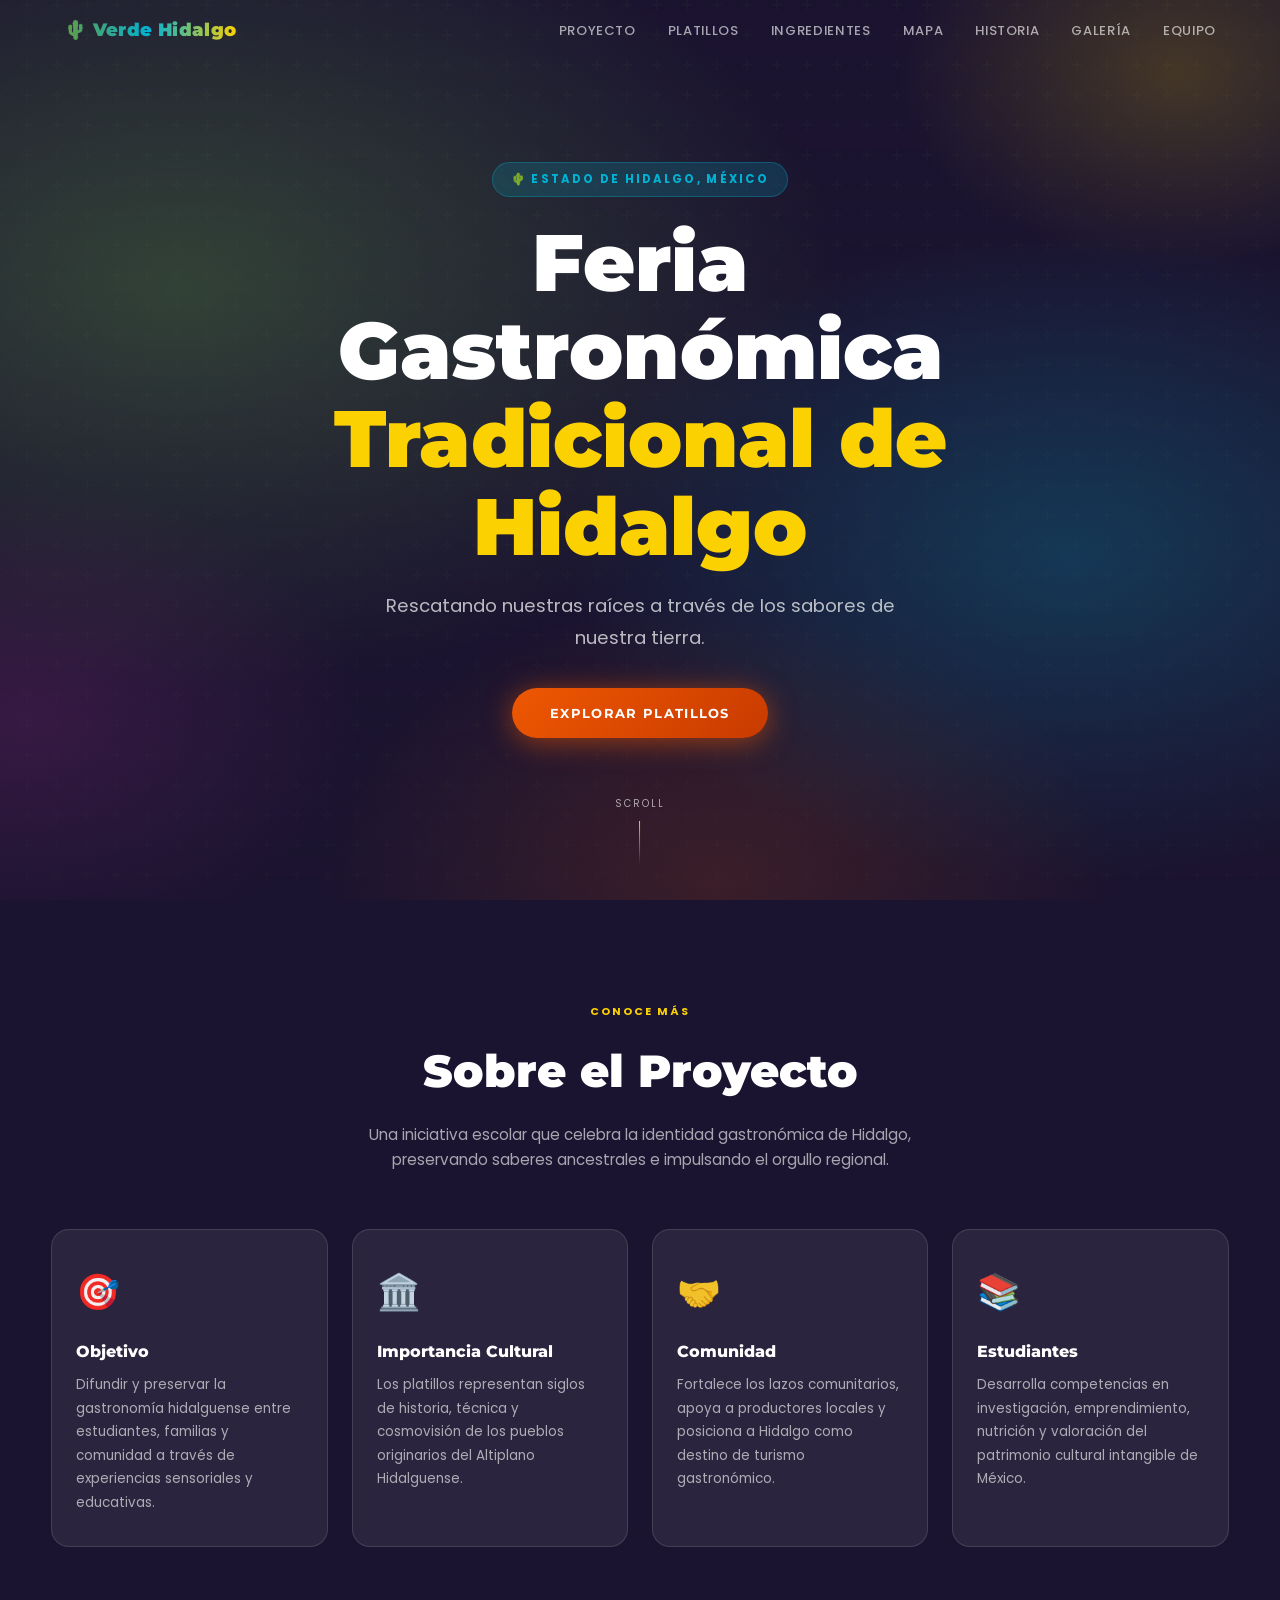
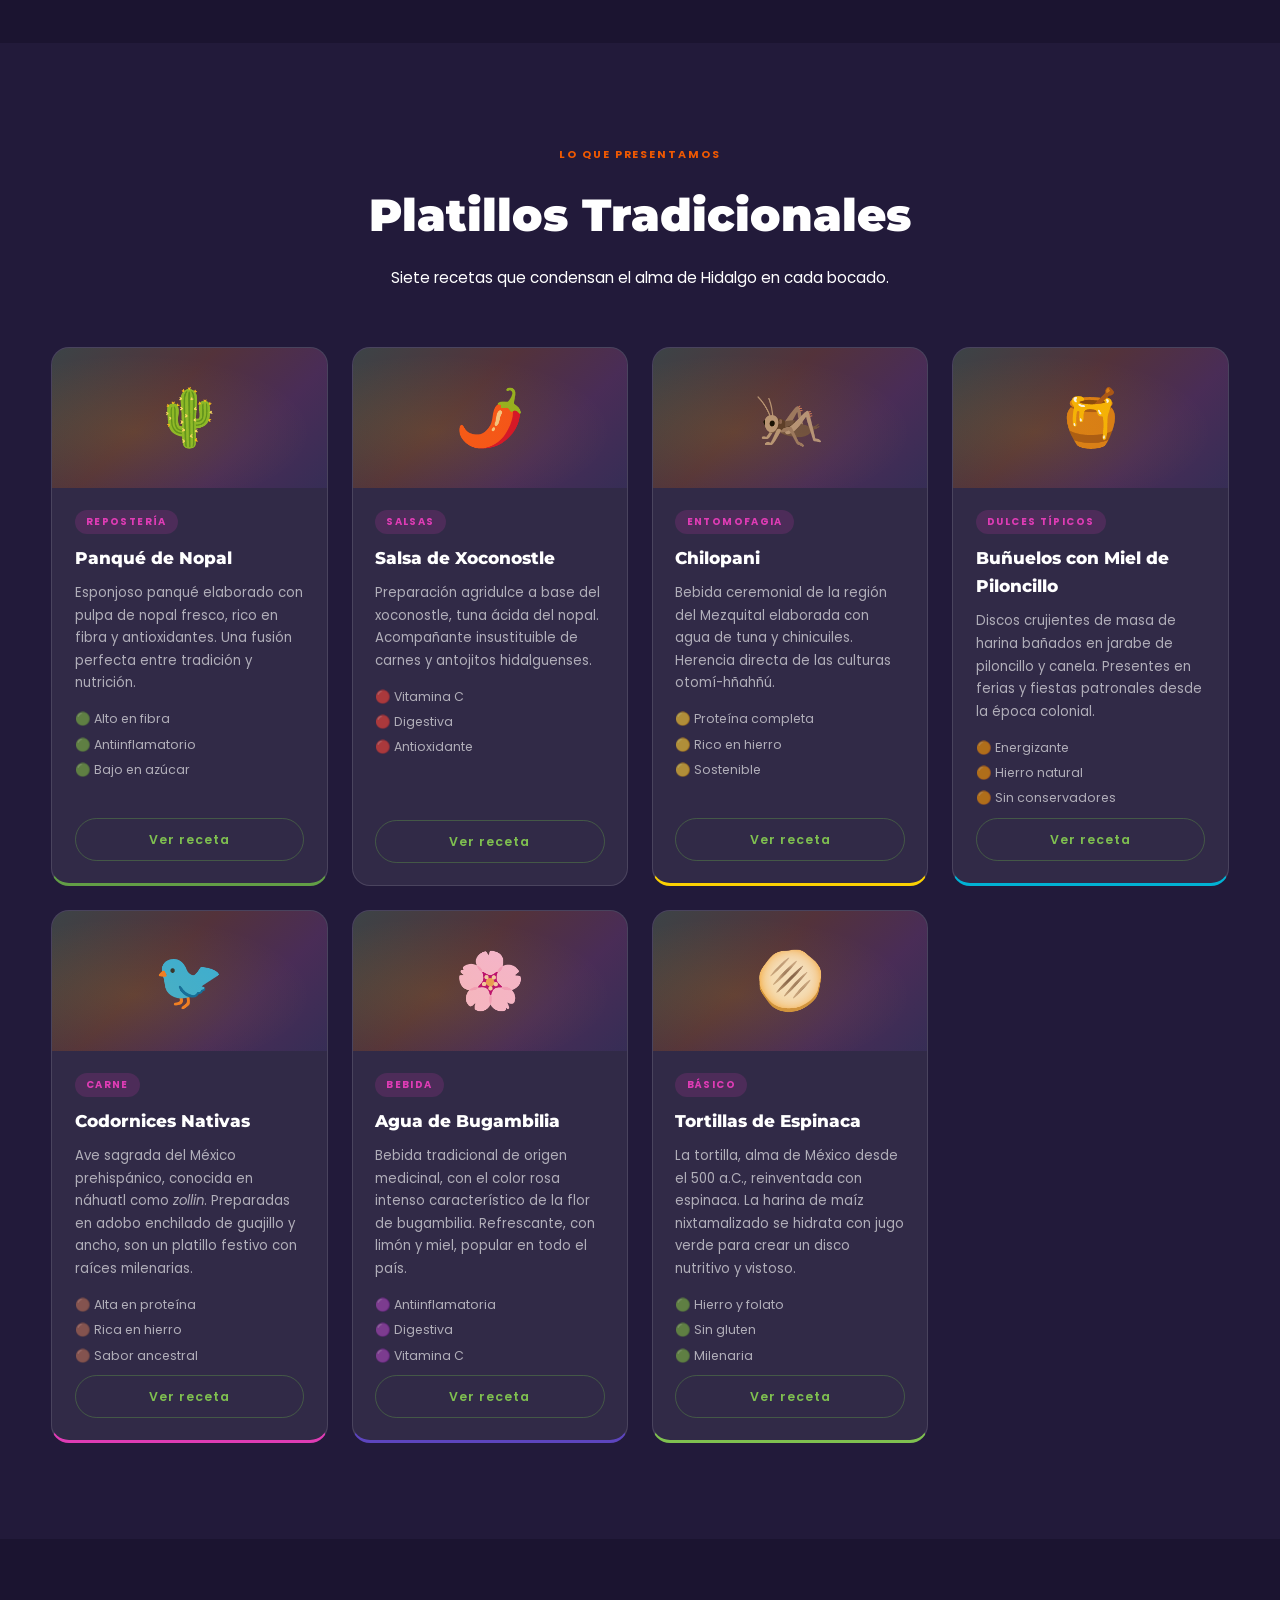
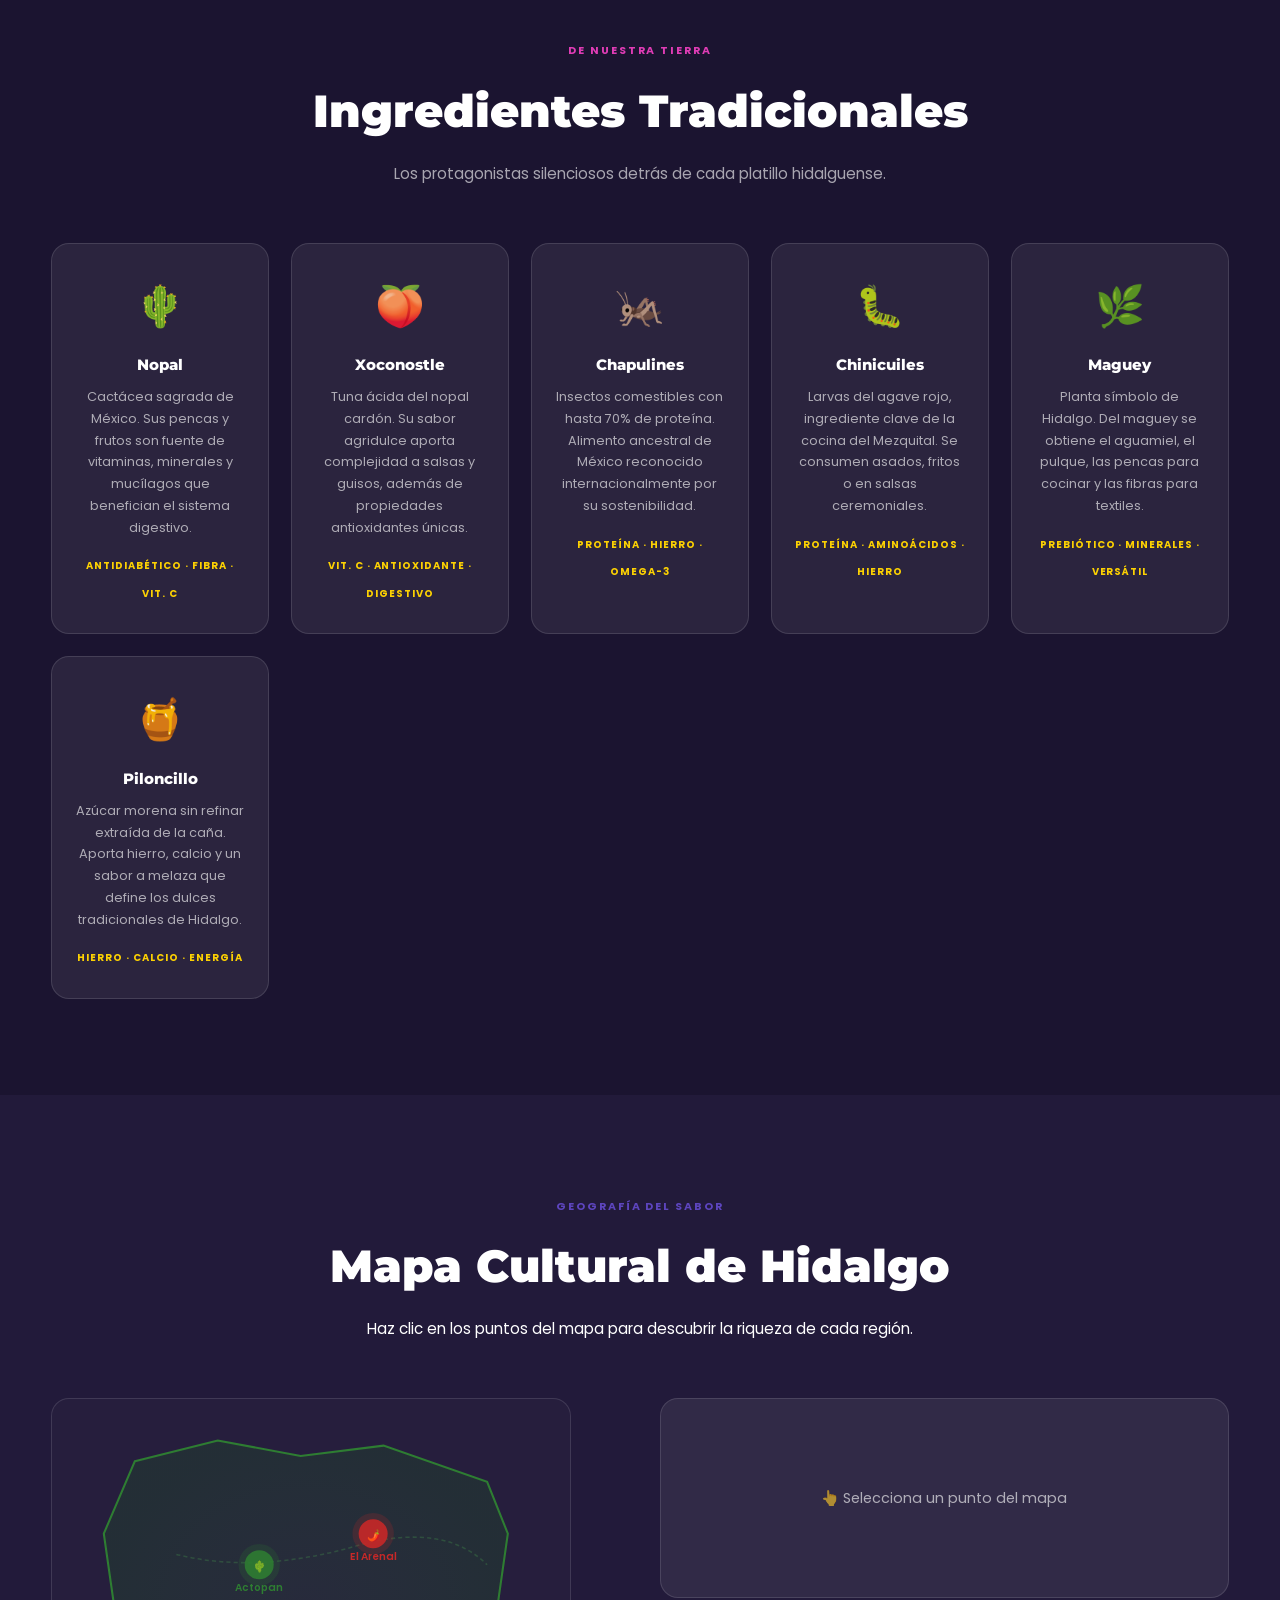
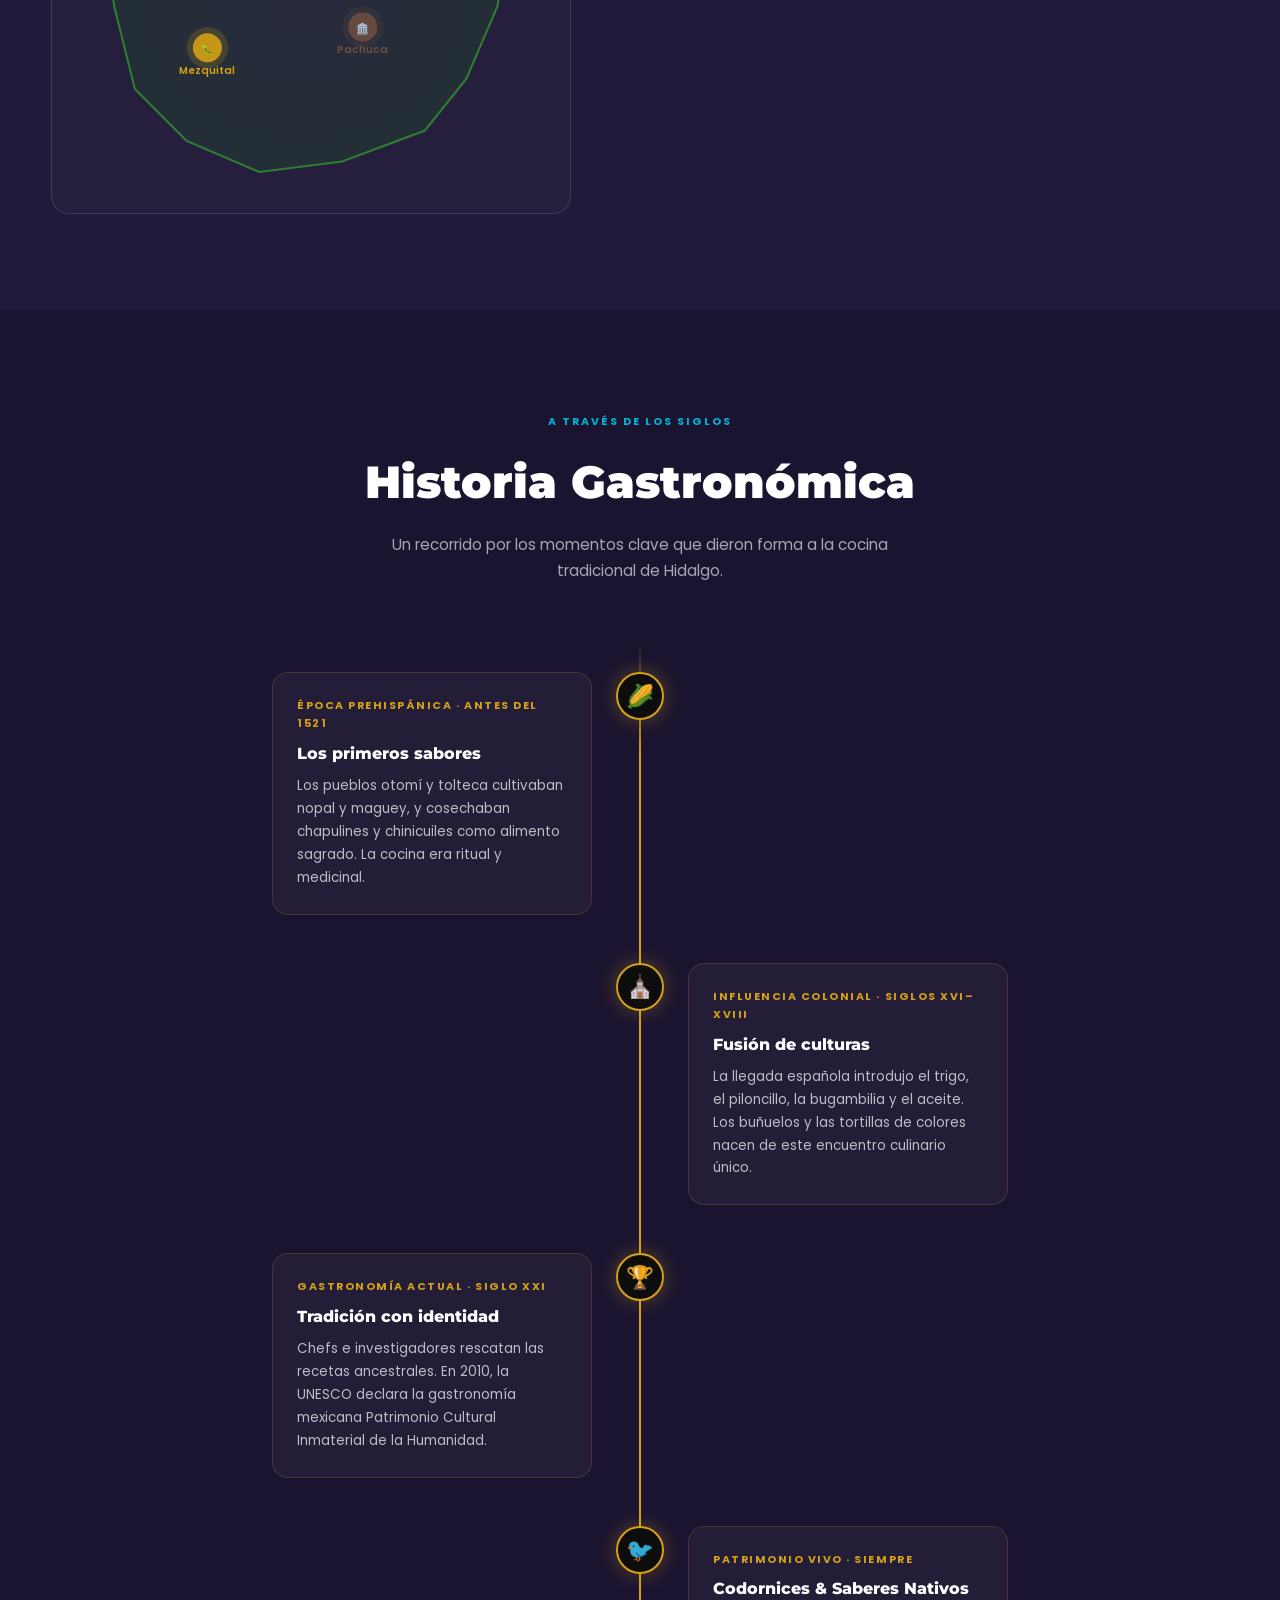
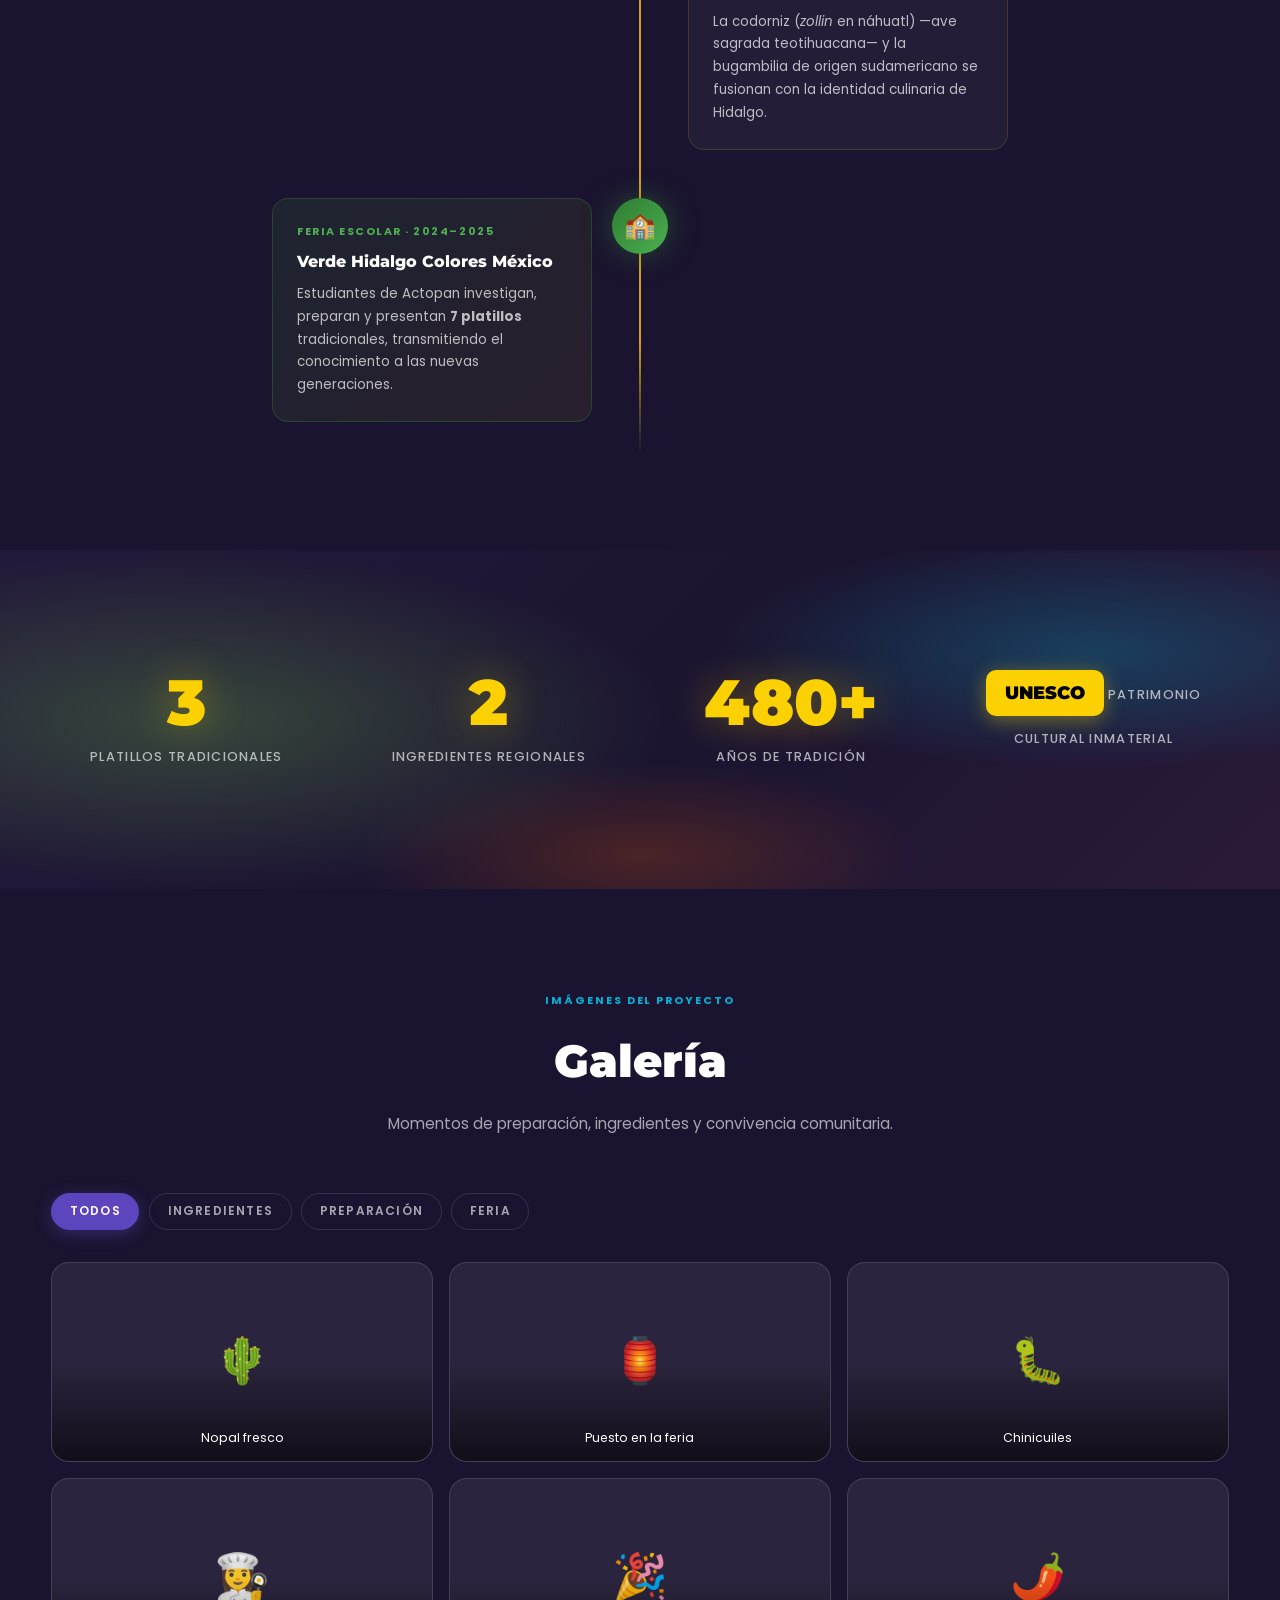
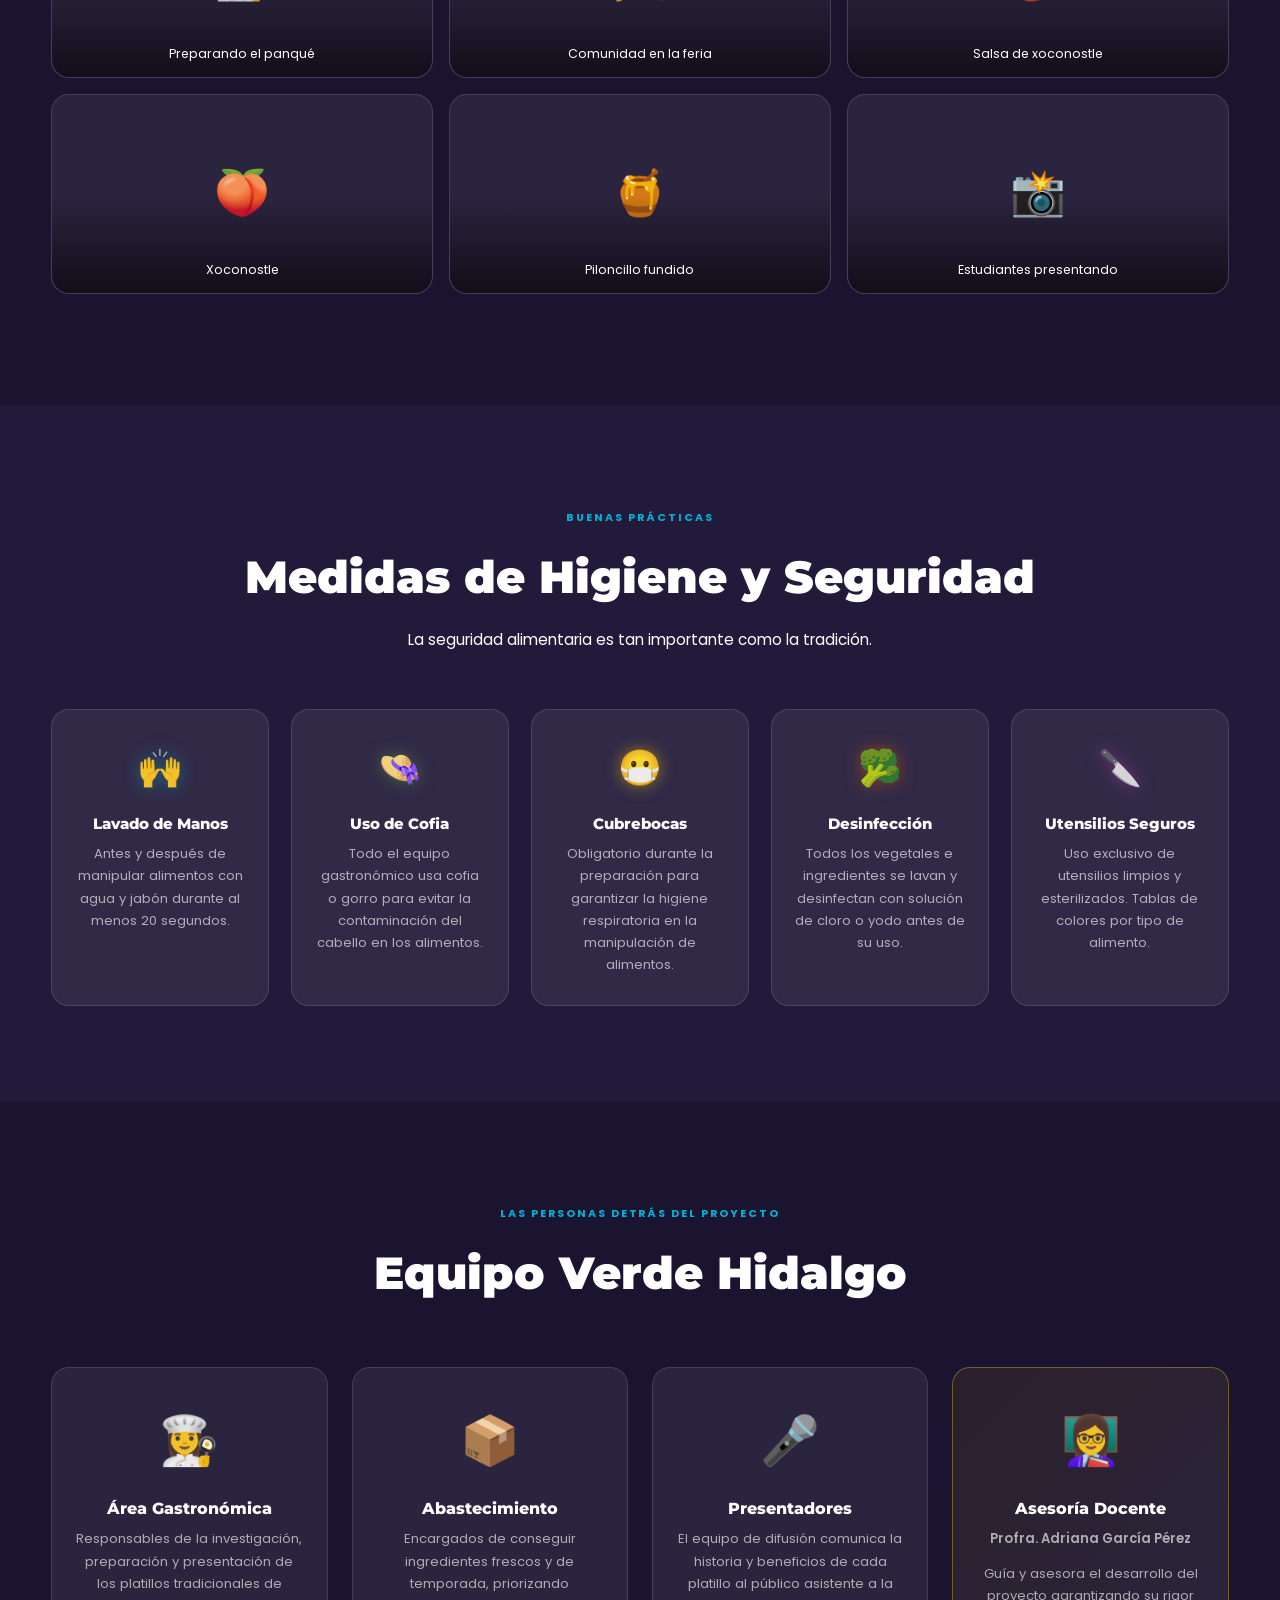
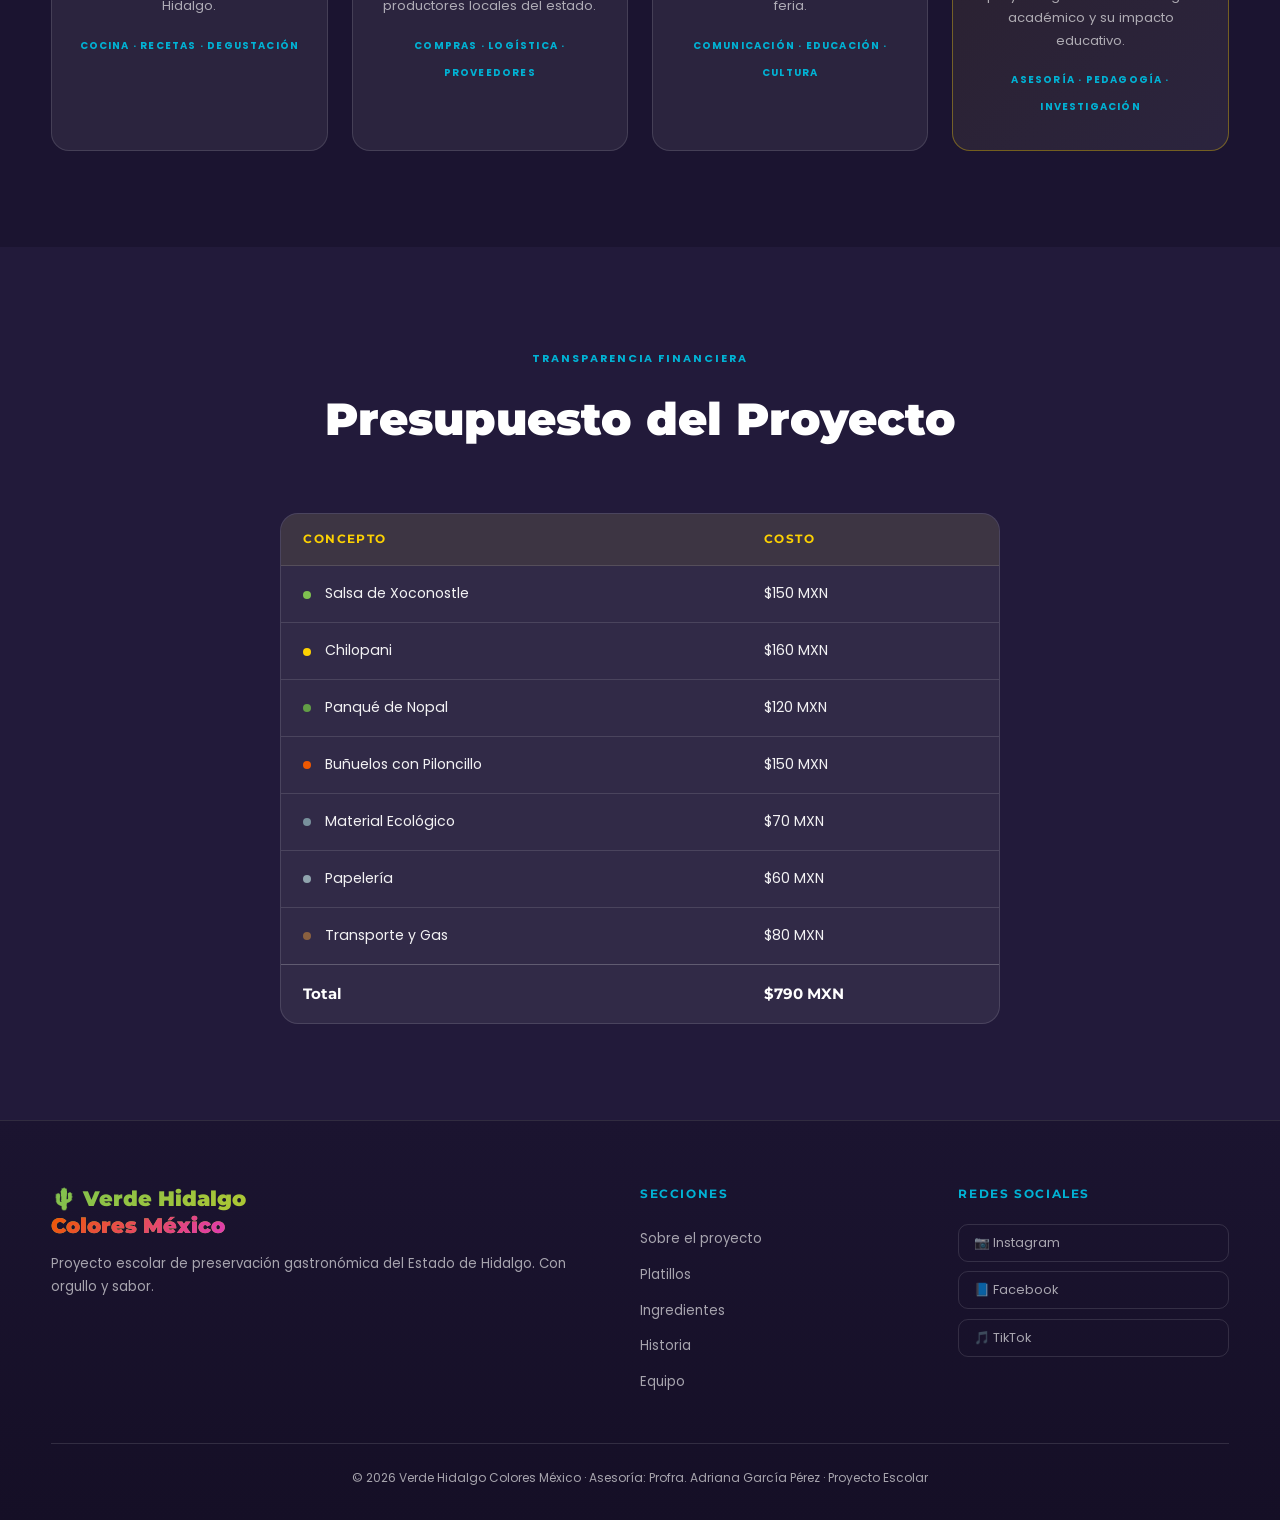
<file: Verde/index (2).html>
<!DOCTYPE html>
<html lang="es">
<head>
  <meta charset="UTF-8" />
  <meta name="viewport" content="width=device-width, initial-scale=1.0" />
  <title>Verde Hidalgo Colores México – Feria Gastronómica</title>
  <link rel="preconnect" href="https://fonts.googleapis.com" />
  <link href="https://fonts.googleapis.com/css2?family=Poppins:wght@300;400;500;600;700;900&family=Montserrat:wght@400;700;900&display=swap" rel="stylesheet" />
  <link rel="stylesheet" href="style.css" />
</head>
<body>

  <!-- ═══════════════════════════════════════════
       NAVIGATION
  ═══════════════════════════════════════════ -->
  <nav class="navbar" id="navbar">
    <div class="nav-brand">🌵 Verde Hidalgo</div>
    <button class="nav-toggle" id="navToggle" aria-label="Menú">
      <span></span><span></span><span></span>
    </button>
    <ul class="nav-links" id="navLinks">
      <li><a href="#sobre">Proyecto</a></li>
      <li><a href="#platillos">Platillos</a></li>
      <li><a href="#ingredientes">Ingredientes</a></li>
      <li><a href="#mapa">Mapa</a></li>
      <li><a href="#timeline">Historia</a></li>
      <li><a href="#galeria">Galería</a></li>
      <li><a href="#equipo">Equipo</a></li>
    </ul>
  </nav>

  <!-- ═══════════════════════════════════════════
       HERO
  ═══════════════════════════════════════════ -->
  <section class="hero" id="hero">
    <div class="hero-parallax" id="heroBg"></div>
    <div class="hero-overlay"></div>
    <div class="hero-content">
      <span class="hero-eyebrow">🌵 Estado de Hidalgo, México</span>
      <h1 class="hero-title">Feria Gastronómica<br/><em>Tradicional de Hidalgo</em></h1>
      <p class="hero-subtitle">Rescatando nuestras raíces a través de los sabores de nuestra tierra.</p>
      <a href="#platillos" class="btn-hero">Explorar Platillos</a>
    </div>
    <div class="hero-scroll-hint">
      <span>Scroll</span>
      <div class="scroll-line"></div>
    </div>
  </section>

  <!-- ═══════════════════════════════════════════
       SOBRE EL PROYECTO
  ═══════════════════════════════════════════ -->
  <section class="section sobre" id="sobre">
    <div class="container">
      <div class="section-header">
        <span class="section-label">Conoce más</span>
        <h2>Sobre el Proyecto</h2>
        <p>Una iniciativa escolar que celebra la identidad gastronómica de Hidalgo, preservando saberes ancestrales e impulsando el orgullo regional.</p>
      </div>
      <div class="cards-grid cards-4">
        <div class="info-card reveal">
          <div class="info-card-icon">🎯</div>
          <h3>Objetivo</h3>
          <p>Difundir y preservar la gastronomía hidalguense entre estudiantes, familias y comunidad a través de experiencias sensoriales y educativas.</p>
        </div>
        <div class="info-card reveal">
          <div class="info-card-icon">🏛️</div>
          <h3>Importancia Cultural</h3>
          <p>Los platillos representan siglos de historia, técnica y cosmovisión de los pueblos originarios del Altiplano Hidalguense.</p>
        </div>
        <div class="info-card reveal">
          <div class="info-card-icon">🤝</div>
          <h3>Comunidad</h3>
          <p>Fortalece los lazos comunitarios, apoya a productores locales y posiciona a Hidalgo como destino de turismo gastronómico.</p>
        </div>
        <div class="info-card reveal">
          <div class="info-card-icon">📚</div>
          <h3>Estudiantes</h3>
          <p>Desarrolla competencias en investigación, emprendimiento, nutrición y valoración del patrimonio cultural intangible de México.</p>
        </div>
      </div>
    </div>
  </section>

  <!-- ═══════════════════════════════════════════
       PLATILLOS
  ═══════════════════════════════════════════ -->
  <section class="section platillos" id="platillos">
    <div class="container">
      <div class="section-header light">
        <span class="section-label">Lo que presentamos</span>
        <h2>Platillos Tradicionales</h2>
        <p>Siete recetas que condensan el alma de Hidalgo en cada bocado.</p>
      </div>
      <div class="cards-grid cards-flex">

        <!-- Panqué de Nopal -->
        <div class="dish-card reveal" data-dish="panque">
          <div class="dish-card-img">
            <div class="dish-emoji">🌵</div>
          </div>
          <div class="dish-card-body">
            <span class="dish-tag">Repostería</span>
            <h3>Panqué de Nopal</h3>
            <p>Esponjoso panqué elaborado con pulpa de nopal fresco, rico en fibra y antioxidantes. Una fusión perfecta entre tradición y nutrición.</p>
            <ul class="dish-benefits">
              <li>🟢 Alto en fibra</li>
              <li>🟢 Antiinflamatorio</li>
              <li>🟢 Bajo en azúcar</li>
            </ul>
            <button class="btn-recipe" data-dish="panque">Ver receta</button>
          </div>
        </div>

        <!-- Salsa de Xoconostle -->
        <div class="dish-card reveal" data-dish="xoconostle">
          <div class="dish-card-img">
            <div class="dish-emoji">🌶️</div>
          </div>
          <div class="dish-card-body">
            <span class="dish-tag">Salsas</span>
            <h3>Salsa de Xoconostle</h3>
            <p>Preparación agridulce a base del xoconostle, tuna ácida del nopal. Acompañante insustituible de carnes y antojitos hidalguenses.</p>
            <ul class="dish-benefits">
              <li>🔴 Vitamina C</li>
              <li>🔴 Digestiva</li>
              <li>🔴 Antioxidante</li>
            </ul>
            <button class="btn-recipe" data-dish="xoconostle">Ver receta</button>
          </div>
        </div>

        <!-- Chilopani -->
        <div class="dish-card reveal" data-dish="chilopani">
          <div class="dish-card-img">
            <div class="dish-emoji">🦗</div>
          </div>
          <div class="dish-card-body">
            <span class="dish-tag">Entomofagia</span>
            <h3>Chilopani</h3>
            <p>Bebida ceremonial de la región del Mezquital elaborada con agua de tuna y chinicuiles. Herencia directa de las culturas otomí-hñahñú.</p>
            <ul class="dish-benefits">
              <li>🟡 Proteína completa</li>
              <li>🟡 Rico en hierro</li>
              <li>🟡 Sostenible</li>
            </ul>
            <button class="btn-recipe" data-dish="chilopani">Ver receta</button>
          </div>
        </div>

        <!-- Buñuelos -->
        <div class="dish-card reveal" data-dish="bunuelos">
          <div class="dish-card-img">
            <div class="dish-emoji">🍯</div>
          </div>
          <div class="dish-card-body">
            <span class="dish-tag">Dulces típicos</span>
            <h3>Buñuelos con Miel de Piloncillo</h3>
            <p>Discos crujientes de masa de harina bañados en jarabe de piloncillo y canela. Presentes en ferias y fiestas patronales desde la época colonial.</p>
            <ul class="dish-benefits">
              <li>🟠 Energizante</li>
              <li>🟠 Hierro natural</li>
              <li>🟠 Sin conservadores</li>
            </ul>
            <button class="btn-recipe" data-dish="bunuelos">Ver receta</button>
          </div>
        </div>

        <!-- Codornices Nativas -->
        <div class="dish-card reveal" data-dish="codornices">
          <div class="dish-card-img">
            <div class="dish-emoji">🐦</div>
          </div>
          <div class="dish-card-body">
            <span class="dish-tag">Carne</span>
            <h3>Codornices Nativas</h3>
            <p>Ave sagrada del México prehispánico, conocida en náhuatl como <em>zollin</em>. Preparadas en adobo enchilado de guajillo y ancho, son un platillo festivo con raíces milenarias.</p>
            <ul class="dish-benefits">
              <li>🟤 Alta en proteína</li>
              <li>🟤 Rica en hierro</li>
              <li>🟤 Sabor ancestral</li>
            </ul>
            <button class="btn-recipe" data-dish="codornices">Ver receta</button>
          </div>
        </div>

        <!-- Agua de Bugambilia -->
        <div class="dish-card reveal" data-dish="bugambilia">
          <div class="dish-card-img">
            <div class="dish-emoji">🌸</div>
          </div>
          <div class="dish-card-body">
            <span class="dish-tag">Bebida</span>
            <h3>Agua de Bugambilia</h3>
            <p>Bebida tradicional de origen medicinal, con el color rosa intenso característico de la flor de bugambilia. Refrescante, con limón y miel, popular en todo el país.</p>
            <ul class="dish-benefits">
              <li>🟣 Antiinflamatoria</li>
              <li>🟣 Digestiva</li>
              <li>🟣 Vitamina C</li>
            </ul>
            <button class="btn-recipe" data-dish="bugambilia">Ver receta</button>
          </div>
        </div>

        <!-- Tortillas de Espinaca -->
        <div class="dish-card reveal" data-dish="tortillas">
          <div class="dish-card-img">
            <div class="dish-emoji">🫓</div>
          </div>
          <div class="dish-card-body">
            <span class="dish-tag">Básico</span>
            <h3>Tortillas de Espinaca</h3>
            <p>La tortilla, alma de México desde el 500 a.C., reinventada con espinaca. La harina de maíz nixtamalizado se hidrata con jugo verde para crear un disco nutritivo y vistoso.</p>
            <ul class="dish-benefits">
              <li>🟢 Hierro y folato</li>
              <li>🟢 Sin gluten</li>
              <li>🟢 Milenaria</li>
            </ul>
            <button class="btn-recipe" data-dish="tortillas">Ver receta</button>
          </div>
        </div>

      </div>
    </div>
  </section>

  <!-- ═══════════════════════════════════════════
       INGREDIENTES
  ═══════════════════════════════════════════ -->
  <section class="section ingredientes" id="ingredientes">
    <div class="container">
      <div class="section-header">
        <span class="section-label">De nuestra tierra</span>
        <h2>Ingredientes Tradicionales</h2>
        <p>Los protagonistas silenciosos detrás de cada platillo hidalguense.</p>
      </div>
      <div class="ingredientes-grid">

        <div class="ing-card reveal">
          <div class="ing-emoji">🌵</div>
          <h4>Nopal</h4>
          <p>Cactácea sagrada de México. Sus pencas y frutos son fuente de vitaminas, minerales y mucílagos que benefician el sistema digestivo.</p>
          <span class="ing-tag">Antidiabético · Fibra · Vit. C</span>
        </div>

        <div class="ing-card reveal">
          <div class="ing-emoji">🍑</div>
          <h4>Xoconostle</h4>
          <p>Tuna ácida del nopal cardón. Su sabor agridulce aporta complejidad a salsas y guisos, además de propiedades antioxidantes únicas.</p>
          <span class="ing-tag">Vit. C · Antioxidante · Digestivo</span>
        </div>

        <div class="ing-card reveal">
          <div class="ing-emoji">🦗</div>
          <h4>Chapulines</h4>
          <p>Insectos comestibles con hasta 70% de proteína. Alimento ancestral de México reconocido internacionalmente por su sostenibilidad.</p>
          <span class="ing-tag">Proteína · Hierro · Omega-3</span>
        </div>

        <div class="ing-card reveal">
          <div class="ing-emoji">🐛</div>
          <h4>Chinicuiles</h4>
          <p>Larvas del agave rojo, ingrediente clave de la cocina del Mezquital. Se consumen asados, fritos o en salsas ceremoniales.</p>
          <span class="ing-tag">Proteína · Aminoácidos · Hierro</span>
        </div>

        <div class="ing-card reveal">
          <div class="ing-emoji">🌿</div>
          <h4>Maguey</h4>
          <p>Planta símbolo de Hidalgo. Del maguey se obtiene el aguamiel, el pulque, las pencas para cocinar y las fibras para textiles.</p>
          <span class="ing-tag">Prebiótico · Minerales · Versátil</span>
        </div>

        <div class="ing-card reveal">
          <div class="ing-emoji">🍯</div>
          <h4>Piloncillo</h4>
          <p>Azúcar morena sin refinar extraída de la caña. Aporta hierro, calcio y un sabor a melaza que define los dulces tradicionales de Hidalgo.</p>
          <span class="ing-tag">Hierro · Calcio · Energía</span>
        </div>

      </div>
    </div>
  </section>

  <!-- ═══════════════════════════════════════════
       MAPA CULTURAL
  ═══════════════════════════════════════════ -->
  <section class="section mapa-section" id="mapa">
    <div class="container">
      <div class="section-header light">
        <span class="section-label">Geografía del sabor</span>
        <h2>Mapa Cultural de Hidalgo</h2>
        <p>Haz clic en los puntos del mapa para descubrir la riqueza de cada región.</p>
      </div>
      <div class="mapa-wrapper">
        <svg class="mapa-svg" viewBox="0 0 500 400" xmlns="http://www.w3.org/2000/svg" aria-label="Mapa cultural de Hidalgo">
          <!-- Silueta simplificada de Hidalgo -->
          <defs>
            <radialGradient id="mapGrad" cx="50%" cy="50%">
              <stop offset="0%" stop-color="#2E7D3220"/>
              <stop offset="100%" stop-color="#1B5E2040"/>
            </radialGradient>
          </defs>
          <path class="mapa-state" d="M80,60 L160,40 L240,55 L320,45 L420,80 L440,130 L430,200 L400,270 L360,320 L280,350 L200,360 L130,330 L80,280 L60,200 L50,130 Z" fill="url(#mapGrad)" stroke="#2E7D32" stroke-width="2"/>
          <!-- Ríos decorativos -->
          <path d="M120,150 Q200,170 300,140 Q380,120 420,160" fill="none" stroke="#4CAF5040" stroke-width="1.5" stroke-dasharray="4,3"/>

          <!-- Punto: Actopan -->
          <g class="mapa-punto" data-info="actopan" tabindex="0" role="button" aria-label="Actopan">
            <circle cx="200" cy="160" r="14" fill="#2E7D32" opacity="0.9"/>
            <circle cx="200" cy="160" r="20" fill="#2E7D3230" class="pulse-ring"/>
            <text x="200" y="165" text-anchor="middle" fill="white" font-size="10" font-family="Poppins">🌵</text>
            <text x="200" y="185" text-anchor="middle" fill="#2E7D32" font-size="10" font-family="Poppins" font-weight="600">Actopan</text>
          </g>

          <!-- Punto: El Arenal -->
          <g class="mapa-punto" data-info="arenal" tabindex="0" role="button" aria-label="El Arenal">
            <circle cx="310" cy="130" r="14" fill="#C62828" opacity="0.9"/>
            <circle cx="310" cy="130" r="20" fill="#C6282830" class="pulse-ring"/>
            <text x="310" y="135" text-anchor="middle" fill="white" font-size="10" font-family="Poppins">🌶️</text>
            <text x="310" y="155" text-anchor="middle" fill="#C62828" font-size="10" font-family="Poppins" font-weight="600">El Arenal</text>
          </g>

          <!-- Punto: Mezquital -->
          <g class="mapa-punto" data-info="mezquital" tabindex="0" role="button" aria-label="Valle del Mezquital">
            <circle cx="150" cy="240" r="14" fill="#D4A017" opacity="0.9"/>
            <circle cx="150" cy="240" r="20" fill="#D4A01730" class="pulse-ring"/>
            <text x="150" y="245" text-anchor="middle" fill="white" font-size="10" font-family="Poppins">🐛</text>
            <text x="150" y="265" text-anchor="middle" fill="#D4A017" font-size="10" font-family="Poppins" font-weight="600">Mezquital</text>
          </g>

          <!-- Punto: Pachuca -->
          <g class="mapa-punto" data-info="pachuca" tabindex="0" role="button" aria-label="Pachuca">
            <circle cx="300" cy="220" r="14" fill="#6D4C41" opacity="0.9"/>
            <circle cx="300" cy="220" r="20" fill="#6D4C4130" class="pulse-ring"/>
            <text x="300" y="225" text-anchor="middle" fill="white" font-size="10" font-family="Poppins">🏛️</text>
            <text x="300" y="245" text-anchor="middle" fill="#6D4C41" font-size="10" font-family="Poppins" font-weight="600">Pachuca</text>
          </g>
        </svg>
        <div class="mapa-info-panel" id="mapaInfoPanel">
          <p class="mapa-info-default">👆 Selecciona un punto del mapa</p>
        </div>
      </div>
    </div>
  </section>

  <!-- ═══════════════════════════════════════════
       LÍNEA DEL TIEMPO
  ═══════════════════════════════════════════ -->
  <section class="section timeline-section" id="timeline">
    <div class="container">
      <div class="section-header">
        <span class="section-label">A través de los siglos</span>
        <h2>Historia Gastronómica</h2>
        <p>Un recorrido por los momentos clave que dieron forma a la cocina tradicional de Hidalgo.</p>
      </div>

      <!-- TIMELINE — estructura robusta, sin dependencia del CSS externo -->
      <div style="position:relative; max-width:860px; margin:0 auto; padding:2rem 0;">

        <!-- Línea central vertical -->
        <div style="position:absolute; left:50%; top:0; bottom:0; width:2px;
                    background:linear-gradient(to bottom,transparent,#D4A017 8%,#D4A017 92%,transparent);
                    transform:translateX(-50%); pointer-events:none;"></div>

        <!-- Item 1 — IZQUIERDA -->
        <div class="reveal" style="display:flex; align-items:flex-start; margin-bottom:3rem; position:relative;">
          <!-- Contenido izquierdo -->
          <div style="flex:1; padding-right:3rem; text-align:right;">
            <div style="background:rgba(255,255,255,0.04); border:1px solid rgba(212,160,23,0.2);
                        border-radius:16px; padding:1.5rem; display:inline-block; max-width:320px; text-align:left;">
              <span style="display:block; font-size:0.68rem; font-weight:700; letter-spacing:.14em;
                           text-transform:uppercase; color:#D4A017; margin-bottom:.4rem;">
                Época Prehispánica · Antes del 1521
              </span>
              <h4 style="font-family:'Montserrat',sans-serif; font-size:1rem; font-weight:800;
                         color:#fff; margin:0 0 .5rem;">Los primeros sabores</h4>
              <p style="font-size:.84rem; color:rgba(255,255,255,.7); line-height:1.7; margin:0;">
                Los pueblos otomí y tolteca cultivaban nopal y maguey, y cosechaban chapulines
                y chinicuiles como alimento sagrado. La cocina era ritual y medicinal.
              </p>
            </div>
          </div>
          <!-- Dot central -->
          <div style="position:absolute; left:50%; transform:translateX(-50%);
                      width:48px; height:48px; border-radius:50%;
                      background:#0D0D0D; border:2.5px solid #D4A017;
                      display:flex; align-items:center; justify-content:center;
                      font-size:1.4rem; box-shadow:0 0 20px rgba(212,160,23,.35); z-index:2;">🌽</div>
          <!-- Espacio derecho vacío -->
          <div style="flex:1; padding-left:3rem;"></div>
        </div>

        <!-- Item 2 — DERECHA -->
        <div class="reveal" style="display:flex; align-items:flex-start; margin-bottom:3rem; position:relative;">
          <!-- Espacio izquierdo vacío -->
          <div style="flex:1; padding-right:3rem;"></div>
          <!-- Dot central -->
          <div style="position:absolute; left:50%; transform:translateX(-50%);
                      width:48px; height:48px; border-radius:50%;
                      background:#0D0D0D; border:2.5px solid #D4A017;
                      display:flex; align-items:center; justify-content:center;
                      font-size:1.4rem; box-shadow:0 0 20px rgba(212,160,23,.35); z-index:2;">⛪</div>
          <!-- Contenido derecho -->
          <div style="flex:1; padding-left:3rem;">
            <div style="background:rgba(255,255,255,0.04); border:1px solid rgba(212,160,23,0.2);
                        border-radius:16px; padding:1.5rem; display:inline-block; max-width:320px;">
              <span style="display:block; font-size:0.68rem; font-weight:700; letter-spacing:.14em;
                           text-transform:uppercase; color:#D4A017; margin-bottom:.4rem;">
                Influencia Colonial · Siglos XVI–XVIII
              </span>
              <h4 style="font-family:'Montserrat',sans-serif; font-size:1rem; font-weight:800;
                         color:#fff; margin:0 0 .5rem;">Fusión de culturas</h4>
              <p style="font-size:.84rem; color:rgba(255,255,255,.7); line-height:1.7; margin:0;">
                La llegada española introdujo el trigo, el piloncillo, la bugambilia y el aceite.
                Los buñuelos y las tortillas de colores nacen de este encuentro culinario único.
              </p>
            </div>
          </div>
        </div>

        <!-- Item 3 — IZQUIERDA -->
        <div class="reveal" style="display:flex; align-items:flex-start; margin-bottom:3rem; position:relative;">
          <div style="flex:1; padding-right:3rem; text-align:right;">
            <div style="background:rgba(255,255,255,0.04); border:1px solid rgba(212,160,23,0.2);
                        border-radius:16px; padding:1.5rem; display:inline-block; max-width:320px; text-align:left;">
              <span style="display:block; font-size:0.68rem; font-weight:700; letter-spacing:.14em;
                           text-transform:uppercase; color:#D4A017; margin-bottom:.4rem;">
                Gastronomía Actual · Siglo XXI
              </span>
              <h4 style="font-family:'Montserrat',sans-serif; font-size:1rem; font-weight:800;
                         color:#fff; margin:0 0 .5rem;">Tradición con identidad</h4>
              <p style="font-size:.84rem; color:rgba(255,255,255,.7); line-height:1.7; margin:0;">
                Chefs e investigadores rescatan las recetas ancestrales. En 2010, la UNESCO declara
                la gastronomía mexicana Patrimonio Cultural Inmaterial de la Humanidad.
              </p>
            </div>
          </div>
          <div style="position:absolute; left:50%; transform:translateX(-50%);
                      width:48px; height:48px; border-radius:50%;
                      background:#0D0D0D; border:2.5px solid #D4A017;
                      display:flex; align-items:center; justify-content:center;
                      font-size:1.4rem; box-shadow:0 0 20px rgba(212,160,23,.35); z-index:2;">🏆</div>
          <div style="flex:1; padding-left:3rem;"></div>
        </div>

        <!-- Item 4 — DERECHA -->
        <div class="reveal" style="display:flex; align-items:flex-start; margin-bottom:3rem; position:relative;">
          <div style="flex:1; padding-right:3rem;"></div>
          <div style="position:absolute; left:50%; transform:translateX(-50%);
                      width:48px; height:48px; border-radius:50%;
                      background:#0D0D0D; border:2.5px solid #D4A017;
                      display:flex; align-items:center; justify-content:center;
                      font-size:1.4rem; box-shadow:0 0 20px rgba(212,160,23,.35); z-index:2;">🐦</div>
          <div style="flex:1; padding-left:3rem;">
            <div style="background:rgba(255,255,255,0.04); border:1px solid rgba(212,160,23,0.2);
                        border-radius:16px; padding:1.5rem; display:inline-block; max-width:320px;">
              <span style="display:block; font-size:0.68rem; font-weight:700; letter-spacing:.14em;
                           text-transform:uppercase; color:#D4A017; margin-bottom:.4rem;">
                Patrimonio Vivo · Siempre
              </span>
              <h4 style="font-family:'Montserrat',sans-serif; font-size:1rem; font-weight:800;
                         color:#fff; margin:0 0 .5rem;">Codornices &amp; Saberes Nativos</h4>
              <p style="font-size:.84rem; color:rgba(255,255,255,.7); line-height:1.7; margin:0;">
                La codorniz (<em>zollin</em> en náhuatl) —ave sagrada teotihuacana— y la bugambilia
                de origen sudamericano se fusionan con la identidad culinaria de Hidalgo.
              </p>
            </div>
          </div>
        </div>

        <!-- Item 5 — IZQUIERDA (Feria Escolar) -->
        <div class="reveal" style="display:flex; align-items:flex-start; position:relative;">
          <div style="flex:1; padding-right:3rem; text-align:right;">
            <div style="background:linear-gradient(135deg,rgba(46,125,50,.15),rgba(212,160,23,.08));
                        border:1px solid rgba(46,125,50,.4);
                        border-radius:16px; padding:1.5rem; display:inline-block; max-width:320px; text-align:left;">
              <span style="display:block; font-size:0.68rem; font-weight:700; letter-spacing:.14em;
                           text-transform:uppercase; color:#4CAF50; margin-bottom:.4rem;">
                Feria Escolar · 2024–2025
              </span>
              <h4 style="font-family:'Montserrat',sans-serif; font-size:1rem; font-weight:800;
                         color:#fff; margin:0 0 .5rem;">Verde Hidalgo Colores México</h4>
              <p style="font-size:.84rem; color:rgba(255,255,255,.7); line-height:1.7; margin:0;">
                Estudiantes de Actopan investigan, preparan y presentan <strong>7 platillos</strong>
                tradicionales, transmitiendo el conocimiento a las nuevas generaciones.
              </p>
            </div>
          </div>
          <div style="position:absolute; left:50%; transform:translateX(-50%);
                      width:56px; height:56px; border-radius:50%;
                      background:linear-gradient(135deg,#2E7D32,#4CAF50);
                      display:flex; align-items:center; justify-content:center;
                      font-size:1.6rem; box-shadow:0 0 28px rgba(46,125,50,.5); z-index:2;">🏫</div>
          <div style="flex:1; padding-left:3rem;"></div>
        </div>

      </div><!-- /timeline wrapper -->
    </div>
  </section>

  <!-- ═══════════════════════════════════════════
       ESTADÍSTICAS
  ═══════════════════════════════════════════ -->
  <section class="section stats-section" id="stats">
    <div class="container">
      <div class="stats-grid">
        <div class="stat-item reveal">
          <span class="stat-number" data-target="7">0</span>
          <span class="stat-label">Platillos Tradicionales</span>
        </div>
        <div class="stat-item reveal">
          <span class="stat-number" data-target="6">0</span>
          <span class="stat-label">Ingredientes Regionales</span>
        </div>
        <div class="stat-item reveal">
          <span class="stat-number" data-target="1000" data-suffix="+">0</span>
          <span class="stat-label">Años de Tradición</span>
        </div>
        <div class="stat-item reveal">
          <div class="stat-badge">UNESCO</div>
          <span class="stat-label">Patrimonio Cultural Inmaterial</span>
        </div>
      </div>
    </div>
  </section>

  <!-- ═══════════════════════════════════════════
       GALERÍA
  ═══════════════════════════════════════════ -->
  <section class="section galeria-section" id="galeria">
    <div class="container">
      <div class="section-header">
        <span class="section-label">Imágenes del proyecto</span>
        <h2>Galería</h2>
        <p>Momentos de preparación, ingredientes y convivencia comunitaria.</p>
      </div>
      <div class="galeria-filter">
        <button class="filter-btn active" data-filter="all">Todos</button>
        <button class="filter-btn" data-filter="ingredientes">Ingredientes</button>
        <button class="filter-btn" data-filter="preparacion">Preparación</button>
        <button class="filter-btn" data-filter="feria">Feria</button>
      </div>
      <div class="galeria-masonry" id="galeria">
        <div class="gal-item reveal" data-cat="ingredientes"><div class="gal-emoji">🌵</div><span>Nopal fresco</span></div>
        <div class="gal-item gal-tall reveal" data-cat="preparacion"><div class="gal-emoji">👩‍🍳</div><span>Preparando el panqué</span></div>
        <div class="gal-item reveal" data-cat="ingredientes"><div class="gal-emoji">🍑</div><span>Xoconostle</span></div>
        <div class="gal-item reveal" data-cat="feria"><div class="gal-emoji">🏮</div><span>Puesto en la feria</span></div>
        <div class="gal-item gal-wide reveal" data-cat="feria"><div class="gal-emoji">🎉</div><span>Comunidad en la feria</span></div>
        <div class="gal-item reveal" data-cat="preparacion"><div class="gal-emoji">🍯</div><span>Piloncillo fundido</span></div>
        <div class="gal-item reveal" data-cat="ingredientes"><div class="gal-emoji">🐛</div><span>Chinicuiles</span></div>
        <div class="gal-item gal-tall reveal" data-cat="preparacion"><div class="gal-emoji">🌶️</div><span>Salsa de xoconostle</span></div>
        <div class="gal-item reveal" data-cat="feria"><div class="gal-emoji">📸</div><span>Estudiantes presentando</span></div>
      </div>
    </div>
  </section>

  <!-- ═══════════════════════════════════════════
       HIGIENE Y SEGURIDAD
  ═══════════════════════════════════════════ -->
  <section class="section higiene-section" id="higiene">
    <div class="container">
      <div class="section-header light">
        <span class="section-label">Buenas prácticas</span>
        <h2>Medidas de Higiene y Seguridad</h2>
        <p>La seguridad alimentaria es tan importante como la tradición.</p>
      </div>
      <div class="higiene-grid">
        <div class="higiene-card reveal">
          <div class="higiene-icon">🙌</div>
          <h4>Lavado de Manos</h4>
          <p>Antes y después de manipular alimentos con agua y jabón durante al menos 20 segundos.</p>
        </div>
        <div class="higiene-card reveal">
          <div class="higiene-icon">👒</div>
          <h4>Uso de Cofia</h4>
          <p>Todo el equipo gastronómico usa cofia o gorro para evitar la contaminación del cabello en los alimentos.</p>
        </div>
        <div class="higiene-card reveal">
          <div class="higiene-icon">😷</div>
          <h4>Cubrebocas</h4>
          <p>Obligatorio durante la preparación para garantizar la higiene respiratoria en la manipulación de alimentos.</p>
        </div>
        <div class="higiene-card reveal">
          <div class="higiene-icon">🥦</div>
          <h4>Desinfección</h4>
          <p>Todos los vegetales e ingredientes se lavan y desinfectan con solución de cloro o yodo antes de su uso.</p>
        </div>
        <div class="higiene-card reveal">
          <div class="higiene-icon">🔪</div>
          <h4>Utensilios Seguros</h4>
          <p>Uso exclusivo de utensilios limpios y esterilizados. Tablas de colores por tipo de alimento.</p>
        </div>
      </div>
    </div>
  </section>

  <!-- ═══════════════════════════════════════════
       EQUIPO
  ═══════════════════════════════════════════ -->
  <section class="section equipo-section" id="equipo">
    <div class="container">
      <div class="section-header">
        <span class="section-label">Las personas detrás del proyecto</span>
        <h2>Equipo Verde Hidalgo</h2>
      </div>
      <div class="equipo-grid">
        <div class="equipo-card reveal">
          <div class="equipo-avatar">👩‍🍳</div>
          <h4>Área Gastronómica</h4>
          <p>Responsables de la investigación, preparación y presentación de los platillos tradicionales de Hidalgo.</p>
          <span class="equipo-tag">Cocina · Recetas · Degustación</span>
        </div>
        <div class="equipo-card reveal">
          <div class="equipo-avatar">📦</div>
          <h4>Abastecimiento</h4>
          <p>Encargados de conseguir ingredientes frescos y de temporada, priorizando productores locales del estado.</p>
          <span class="equipo-tag">Compras · Logística · Proveedores</span>
        </div>
        <div class="equipo-card reveal">
          <div class="equipo-avatar">🎤</div>
          <h4>Presentadores</h4>
          <p>El equipo de difusión comunica la historia y beneficios de cada platillo al público asistente a la feria.</p>
          <span class="equipo-tag">Comunicación · Educación · Cultura</span>
        </div>
        <div class="equipo-card reveal equipo-docente">
          <div class="equipo-avatar">👩‍🏫</div>
          <h4>Asesoría Docente</h4>
          <p class="docente-nombre">Profra. Adriana García Pérez</p>
          <p>Guía y asesora el desarrollo del proyecto garantizando su rigor académico y su impacto educativo.</p>
          <span class="equipo-tag">Asesoría · Pedagogía · Investigación</span>
        </div>
      </div>
    </div>
  </section>

  <!-- ═══════════════════════════════════════════
       PRESUPUESTO
  ═══════════════════════════════════════════ -->
  <section class="section presupuesto-section" id="presupuesto">
    <div class="container container-sm">
      <div class="section-header light">
        <span class="section-label">Transparencia financiera</span>
        <h2>Presupuesto del Proyecto</h2>
      </div>
      <div class="presupuesto-card reveal">
        <table class="presupuesto-table">
          <thead>
            <tr><th>Concepto</th><th>Costo</th></tr>
          </thead>
          <tbody>
            <tr><td><span class="pres-dot green"></span> Salsa de Xoconostle</td><td>$150 MXN</td></tr>
            <tr><td><span class="pres-dot yellow"></span> Chilopani</td><td>$160 MXN</td></tr>
            <tr><td><span class="pres-dot green2"></span> Panqué de Nopal</td><td>$120 MXN</td></tr>
            <tr><td><span class="pres-dot orange"></span> Buñuelos con Piloncillo</td><td>$150 MXN</td></tr>
            <tr><td><span class="pres-dot gray"></span> Material Ecológico</td><td>$70 MXN</td></tr>
            <tr><td><span class="pres-dot gray2"></span> Papelería</td><td>$60 MXN</td></tr>
            <tr><td><span class="pres-dot brown"></span> Transporte y Gas</td><td>$80 MXN</td></tr>
          </tbody>
          <tfoot>
            <tr><td><strong>Total</strong></td><td><strong>$790 MXN</strong></td></tr>
          </tfoot>
        </table>
      </div>
    </div>
  </section>

  <!-- ═══════════════════════════════════════════
       FOOTER
  ═══════════════════════════════════════════ -->
  <footer class="footer">
    <div class="container">
      <div class="footer-grid">
        <div class="footer-brand">
          <div class="footer-logo">🌵 Verde Hidalgo<br/><em>Colores México</em></div>
          <p>Proyecto escolar de preservación gastronómica del Estado de Hidalgo. Con orgullo y sabor.</p>
        </div>
        <div class="footer-links">
          <h5>Secciones</h5>
          <ul>
            <li><a href="#sobre">Sobre el proyecto</a></li>
            <li><a href="#platillos">Platillos</a></li>
            <li><a href="#ingredientes">Ingredientes</a></li>
            <li><a href="#timeline">Historia</a></li>
            <li><a href="#equipo">Equipo</a></li>
          </ul>
        </div>
        <div class="footer-social">
          <h5>Redes Sociales</h5>
          <div class="social-icons">
            <a href="#" class="social-btn" aria-label="Instagram">📷 Instagram</a>
            <a href="#" class="social-btn" aria-label="Facebook">📘 Facebook</a>
            <a href="#" class="social-btn" aria-label="TikTok">🎵 TikTok</a>
          </div>
        </div>
      </div>
      <div class="footer-bottom">
        <p>© <span id="year"></span> Verde Hidalgo Colores México · Asesoría: Profra. Adriana García Pérez · Proyecto Escolar</p>
      </div>
    </div>
  </footer>

  <!-- ═══════════════════════════════════════════
       MODAL DE RECETAS
  ═══════════════════════════════════════════ -->
  <div class="modal-overlay" id="modalOverlay" role="dialog" aria-modal="true" aria-labelledby="modalTitle">
    <div class="modal-box">
      <button class="modal-close" id="modalClose" aria-label="Cerrar">&times;</button>
      <div class="modal-content" id="modalContent"></div>
    </div>
  </div>

  <!-- ═══════════════════════════════════════════
       LIGHTBOX
  ═══════════════════════════════════════════ -->
  <div class="lightbox" id="lightbox">
    <button class="lightbox-close" id="lightboxClose">&times;</button>
    <div class="lightbox-content" id="lightboxContent"></div>
  </div>

  <!-- ═══ Estilos extra: grid flexible + timeline mobile ═══ -->
  <style>
    /* Grid 4 → flexible para 7 tarjetas */
    .cards-flex {
      display: grid;
      grid-template-columns: repeat(auto-fill, minmax(260px, 1fr));
      gap: 1.5rem;
    }

    /* Timeline: colapso en mobile */
    @media (max-width: 680px) {
      [style*="display:flex"][style*="position:relative"] {
        flex-direction: column !important;
        padding-left: 4rem !important;
      }
      [style*="display:flex"][style*="position:relative"] > div:first-child,
      [style*="display:flex"][style*="position:relative"] > div:last-child {
        padding-right: 0 !important;
        padding-left: 0 !important;
        text-align: left !important;
      }
      [style*="position:absolute"][style*="left:50%"] {
        left: 0 !important;
        transform: none !important;
      }
    }
  </style>

  <!-- ═══ Datos adicionales de recetas ═══ -->
  <script>
    /* Estas recetas se inyectan ANTES de que script.js registre sus handlers,
       de modo que window.RECIPES queda disponible cuando script.js lo lea.
       Si script.js no usa window.RECIPES, el modal se construye abajo. */
    window.EXTRA_RECIPES = {
      codornices: {
        emoji: '🐦',
        title: 'Codornices Nativas en Adobo',
        tag: 'Carne · Prehispánico',
        historia: 'Las codornices habitan México desde tiempos prehispánicos y fueron conocidas en náhuatl como <em>zollin</em>. Eran aves sagradas protagonistas de mitos solares y aparecen en la cerámica teotihuacana y en diversos códices. La emblemática Codorniz de Moctezuma (<em>Cyrtonyx montezumae</em>) se adaptó a los climas semiáridos y bosques de pino-encino del Altiplano.',
        ingredientes: [
          '2 codornices limpias y sin vísceras',
          'Sal y pimienta negra al gusto',
          '1 cdita. de mostaza Dijon (opcional)',
          '2 cdas. de aceite de oliva',
          '4 chiles guajillo secos',
          '2 chiles anchos secos',
          '1 diente de ajo grande',
          '¼ de cebolla blanca',
          '½ cdita. de comino en polvo',
          '½ taza de agua o caldo de pollo',
          'Sal al gusto para el adobo',
        ],
        pasos: [
          'Limpia los chiles retirando semillas y venas. Ásalos en comal unos segundos, luego remójalos en agua hirviendo 15 minutos.',
          'Escurre los chiles y licúa con cebolla, ajo, comino, agua y sal hasta obtener salsa tersa. Cuela si deseas textura fina.',
          'Seca las codornices con papel absorbente. Úntales aceite, mostaza, sal y pimienta.',
          'Dora las codornices en sartén u olla con un chorrito de aceite, aprox. 3–4 min por lado.',
          'Vierte el adobo sobre las codornices doradas. Tapa y cocina a fuego lento 10–15 min. Rectifica la sal.',
        ],
        curiosidad: 'La codorniz fue tan importante para los aztecas que aparece como ofrenda en el Códice Borgia. Hoy la Codorniz Moctezuma es una especie emblemática de México y símbolo de la biodiversidad del Altiplano.',
        beneficios: ['💪 Alta proteína magra', '🔩 Rica en hierro', '🧠 Vitaminas del grupo B', '🌿 Baja en grasa'],
      },

      bugambilia: {
        emoji: '🌸',
        title: 'Agua de Bugambilia',
        tag: 'Bebida · Tradicional',
        historia: 'La bugambilia llegó a México desde Sudamérica durante la época colonial y fue adoptada por la medicina tradicional por sus propiedades antiinflamatorias y expectorantes. Con el tiempo, la infusión de sus flores se convirtió en una bebida fresca y colorida, representativa de muchas regiones del país.',
        ingredientes: [
          '20 a 30 flores de bugambilia (morada o rosa intenso)',
          'Jugo de 6 a 8 limones',
          '2 a 3 litros de agua',
          'Miel o endulzante al gusto',
          'Hielos al gusto',
          'Hojas de menta o hierbabuena (opcional, para decorar)',
        ],
        pasos: [
          'Lava muy bien las flores y retira la parte blanca o amarilla del centro.',
          'Hierve 1 taza de agua y agrega las flores. Deja hervir 5 minutos hasta que el agua tome color rosa intenso.',
          'Retira del fuego y deja reposar 10 minutos.',
          'Cuela el líquido para retirar las flores.',
          'En una jarra mezcla el extracto con el resto del agua. Agrega endulzante y jugo de limón.',
          'Añade hielo y sirve fría. Decora con hojas de menta si deseas.',
        ],
        curiosidad: 'La bugambilia (<em>Bougainvillea</em>) fue nombrada así en honor al navegante francés Louis Antoine de Bougainville, quien la llevó a Europa en el siglo XVIII. En México es símbolo de alegría y aparece en casi todos los jardines y fachadas del país.',
        beneficios: ['🌸 Antiinflamatoria', '🍋 Vitamina C del limón', '💧 Hidratante', '🧘 Propiedades calmantes'],
      },

      tortillas: {
        emoji: '🫓',
        title: 'Tortillas de Espinaca',
        tag: 'Básico · Milenario',
        historia: 'La tortilla es el alimento fundamental de México con una tradición de más de 2,500 años. En náhuatl se llamaba <em>tlaxcalli</em>. Los españoles la bautizaron "tortilla" por su parecido con los panes planos europeos. Esta versión con espinaca incorpora la hidratación de la harina con jugo verde, creando un disco nutritivo y vistoso que une tradición prehispánica con ingredientes actuales.',
        ingredientes: [
          '2 tazas de harina de maíz nixtamalizado (Maseca)',
          '1 manojo grande de espinacas frescas',
          '1½ tazas de agua tibia',
          '1 pizca de sal',
        ],
        pasos: [
          'Licúa las hojas de espinaca con el agua tibia hasta obtener un líquido verde uniforme.',
          'En un tazón grande, mezcla la harina de maíz con la sal.',
          'Agrega el líquido de espinaca poco a poco a la harina, amasando hasta obtener una masa suave y manejable que no se pegue.',
          'Divide la masa en bolitas del tamaño de una pelota de golf. Aplana cada una entre dos bolsas de plástico o con una tortillera.',
          'Cuece cada tortilla en comal caliente 1–1.5 min por lado hasta que aparezcan manchas doradas y se infle ligeramente.',
        ],
        curiosidad: 'El proceso de nixtamalización —hervir el maíz con cal— fue un descubrimiento mesoamericano que aumenta el valor nutritivo del maíz y libera la niacina (vitamina B3), previniendo enfermedades como la pelagra. Es uno de los grandes aportes de Mesoamérica a la alimentación mundial.',
        beneficios: ['🌽 Libre de gluten', '🥬 Hierro y folato de la espinaca', '💪 Calcio del nixtamal', '🌿 Sin conservadores'],
      },
    };

    /* Parche para inyectar datos extra en el sistema de modales de script.js.
       Se ejecuta DESPUÉS de que script.js cargue (DOMContentLoaded ya pasó). */
    document.addEventListener('DOMContentLoaded', function () {
      // Esperar a que script.js haya definido RECIPES (si lo hace)
      setTimeout(injectExtraRecipes, 100);
    });

    function injectExtraRecipes() {
      // Si script.js expuso un objeto RECIPES global, lo extendemos
      if (window.RECIPES) {
        Object.assign(window.RECIPES, window.EXTRA_RECIPES);
      }

      // Registrar botones de las nuevas tarjetas para abrir modal propio
      document.querySelectorAll('[data-dish="codornices"], [data-dish="bugambilia"], [data-dish="tortillas"]')
        .forEach(function(btn) {
          btn.addEventListener('click', function () {
            var dish = btn.dataset.dish || btn.closest('[data-dish]')?.dataset.dish;
            if (dish) openExtraModal(dish);
          });
        });
    }

    function openExtraModal(dish) {
      var r = window.EXTRA_RECIPES[dish];
      if (!r) return;

      var overlay = document.getElementById('modalOverlay');
      var content = document.getElementById('modalContent');
      if (!overlay || !content) return;

      content.innerHTML =
        '<div style="text-align:center;margin-bottom:1.5rem;">' +
          '<div style="font-size:4rem;margin-bottom:.5rem;">' + r.emoji + '</div>' +
          '<h2 style="font-family:Montserrat,sans-serif;font-size:1.8rem;font-weight:900;margin:0 0 .25rem;">' + r.title + '</h2>' +
          '<span style="font-size:.7rem;font-weight:700;letter-spacing:.14em;text-transform:uppercase;color:#D4A017;">' + r.tag + '</span>' +
        '</div>' +

        '<h4 style="font-size:.7rem;font-weight:700;letter-spacing:.14em;text-transform:uppercase;color:#D4A017;margin:.5rem 0 .75rem;">🏛 Historia</h4>' +
        '<p style="font-size:.9rem;line-height:1.8;color:rgba(255,255,255,.85);margin-bottom:1.5rem;">' + r.historia + '</p>' +

        '<h4 style="font-size:.7rem;font-weight:700;letter-spacing:.14em;text-transform:uppercase;color:#D4A017;margin:.5rem 0 .75rem;">🌿 Ingredientes</h4>' +
        '<ul style="display:grid;grid-template-columns:repeat(auto-fill,minmax(200px,1fr));gap:.4rem;list-style:none;padding:0;margin-bottom:1.5rem;">' +
          r.ingredientes.map(function(i) {
            return '<li style="display:flex;align-items:center;gap:.5rem;padding:.5rem .75rem;background:rgba(255,255,255,.04);border-radius:8px;font-size:.84rem;color:rgba(255,255,255,.8);">' +
                     '<span style="color:#D4A017;font-size:.6rem;">✦</span>' + i + '</li>';
          }).join('') +
        '</ul>' +

        '<h4 style="font-size:.7rem;font-weight:700;letter-spacing:.14em;text-transform:uppercase;color:#D4A017;margin:.5rem 0 .75rem;">👨‍🍳 Preparación</h4>' +
        '<div style="display:flex;flex-direction:column;gap:.6rem;margin-bottom:1.5rem;">' +
          r.pasos.map(function(p, i) {
            return '<div style="display:flex;gap:.75rem;padding:.75rem;background:rgba(255,255,255,.03);border-radius:8px;border-left:2px solid #2E7D32;">' +
                     '<span style="font-family:Montserrat,sans-serif;font-size:.78rem;font-weight:800;color:#4CAF50;min-width:24px;">' + String(i+1).padStart(2,'0') + '</span>' +
                     '<span style="font-size:.84rem;color:rgba(255,255,255,.8);line-height:1.6;">' + p + '</span>' +
                   '</div>';
          }).join('') +
        '</div>' +

        '<h4 style="font-size:.7rem;font-weight:700;letter-spacing:.14em;text-transform:uppercase;color:#D4A017;margin:.5rem 0 .75rem;">✨ Curiosidad</h4>' +
        '<div style="padding:1.2rem;background:linear-gradient(135deg,rgba(212,160,23,.08),rgba(212,160,23,.04));border:1px solid rgba(212,160,23,.2);border-radius:12px;font-size:.88rem;color:rgba(255,255,255,.85);line-height:1.7;margin-bottom:1.5rem;">' + r.curiosidad + '</div>' +

        '<h4 style="font-size:.7rem;font-weight:700;letter-spacing:.14em;text-transform:uppercase;color:#D4A017;margin:.5rem 0 .75rem;">💚 Beneficios</h4>' +
        '<div style="display:grid;grid-template-columns:repeat(auto-fill,minmax(150px,1fr));gap:.75rem;">' +
          r.beneficios.map(function(b) {
            return '<div style="padding:.9rem;background:rgba(46,125,50,.1);border:1px solid rgba(46,125,50,.25);border-radius:12px;text-align:center;font-size:.8rem;color:rgba(255,255,255,.85);">' + b + '</div>';
          }).join('') +
        '</div>';

      overlay.classList.add('active');
      document.body.style.overflow = 'hidden';
    }
  </script>

  <script src="script.js"></script>
</body>
</html>
</file>
<file: Verde/style.css>
/* ═══════════════════════════════════════════
   Verde Hidalgo – Colores México
   style.css  |  Paleta Floral Mexicana
   ════════════════════════════════════════════ */

/* ── Tokens · Paleta Floral Mexicana (@CAITIECOLORS) ─── */
:root {
  /* ── Paleta principal — exacta de la imagen ── */
  --cyan:          #01B2D4;           /* turquesa vivo */
  --cyan-dim:      rgba(1,178,212,.18);
  --green-mid:     #629E46;           /* verde campo */
  --green-deep:    #3d6b1e;
  --green-light:   #7fc050;
  --gold:          #FCD102;           /* amarillo solar — protagonista */
  --gold-dim:      rgba(252,209,2,.18);
  --orange:        #EE5802;           /* naranja fuego */
  --orange-dim:    rgba(238,88,2,.18);
  --magenta:       #DF3CB5;           /* rosa mexicano fuerte */
  --magenta-dim:   rgba(223,60,181,.16);
  --purple:        #5D45BE;           /* morado índigo */
  --purple-dim:    rgba(93,69,190,.16);
  --red-dark:      #c43c10;
  --brown:         #7a5030;

  /* ── Fondos — vivos, con matiz de la paleta floral, sin saturar ── */
  --bg:            #1b1430;           /* índigo-ciruela vivo, no negro plano */
  --bg-2:          #221a3a;           /* variante un punto más clara para alternar secciones */
  --surface:       rgba(255,255,255,.07);
  --border:        rgba(255,255,255,.12);
  --text:          rgba(255,255,255,.94);
  --text-muted:    rgba(255,255,255,.62);

  /* ── Utilitarios ── */
  --radius-card:   18px;
  --radius-sm:     10px;
  --transition:    .3s cubic-bezier(.4,0,.2,1);
  --font-display:  'Montserrat', sans-serif;
  --font-body:     'Poppins', sans-serif;
}

/* ── Reset ───────────────────────────────── */
*, *::before, *::after { box-sizing: border-box; margin: 0; padding: 0; }
html { scroll-behavior: smooth; }
body {
  background:
    radial-gradient(ellipse 80% 50% at 10% 0%, rgba(1,178,212,.10) 0%, transparent 55%),
    radial-gradient(ellipse 70% 50% at 90% 15%, rgba(252,209,2,.07) 0%, transparent 55%),
    radial-gradient(ellipse 60% 60% at 50% 100%, rgba(238,88,2,.08) 0%, transparent 55%),
    var(--bg);
  color: var(--text);
  font-family: var(--font-body);
  font-size: 16px;
  line-height: 1.7;
  overflow-x: hidden;
}
img    { display: block; max-width: 100%; }
a      { color: inherit; text-decoration: none; }
ul     { list-style: none; }
button { cursor: pointer; border: none; background: none; font: inherit; }

/* ── Layout ──────────────────────────────── */
.container    { width: min(1200px, 92vw); margin: 0 auto; }
.container-sm { width: min(720px,  92vw); margin: 0 auto; }

.section { padding: 6rem 0; background: var(--bg); }

.platillos,
.mapa-section,
.higiene-section,
.presupuesto-section { background: var(--bg-2); }

/* ── Section headers ─────────────────────── */
.section-header { text-align: center; margin-bottom: 3.5rem; }
.section-header.light h2,
.section-header.light p { color: #fff; }

.section-label {
  display: inline-block;
  font-size: .68rem;
  font-weight: 700;
  letter-spacing: .18em;
  text-transform: uppercase;
  color: var(--cyan);          /* ← cyan de la paleta */
  margin-bottom: .75rem;
}

.section-header h2 {
  font-family: var(--font-display);
  font-size: clamp(1.8rem, 4vw, 2.8rem);
  font-weight: 900;
  color: #fff;
  margin-bottom: .75rem;
}

.section-header p {
  font-size: .95rem;
  color: var(--text-muted);
  max-width: 560px;
  margin: 0 auto;
}

/* ── Reveal ──────────────────────────────── */
.reveal {
  opacity: 0;
  transform: translateY(32px);
  transition: opacity .6s ease, transform .6s ease;
}
.reveal.visible { opacity: 1; transform: translateY(0); }

/* ══════════════════════════════════════════
   NAV
══════════════════════════════════════════ */
.navbar {
  position: fixed;
  top: 0; left: 0; right: 0;
  z-index: 900;
  display: flex;
  align-items: center;
  justify-content: space-between;
  padding: .9rem 5%;
  background: rgba(27,20,48,0);
  backdrop-filter: blur(0px);
  transition: background var(--transition), backdrop-filter var(--transition), box-shadow var(--transition);
}
.navbar.scrolled {
  background: rgba(27,20,48,.90);
  backdrop-filter: blur(14px);
  box-shadow: 0 2px 24px rgba(0,0,0,.45);
}

.nav-brand {
  font-family: var(--font-display);
  font-weight: 900;
  font-size: 1.15rem;
  color: var(--green-light);
  letter-spacing: .02em;
}

.nav-links { display: flex; gap: 2rem; align-items: center; }
.nav-links a {
  font-size: .82rem;
  font-weight: 500;
  letter-spacing: .05em;
  text-transform: uppercase;
  color: var(--text-muted);
  transition: color var(--transition);
  position: relative;
}
.nav-links a::after {
  content: '';
  position: absolute;
  bottom: -3px; left: 0; right: 100%;
  height: 1.5px;
  background: var(--cyan);     /* ← subrayado cyan */
  transition: right var(--transition);
}
.nav-links a:hover        { color: #fff; }
.nav-links a:hover::after { right: 0; }

/* hamburger */
.nav-toggle { display: none; flex-direction: column; gap: 5px; padding: 6px; }
.nav-toggle span {
  display: block; width: 24px; height: 2px;
  background: #fff; border-radius: 2px;
  transition: transform var(--transition), opacity var(--transition);
}
.nav-toggle.open span:nth-child(1) { transform: translateY(7px) rotate(45deg); }
.nav-toggle.open span:nth-child(2) { opacity: 0; }
.nav-toggle.open span:nth-child(3) { transform: translateY(-7px) rotate(-45deg); }

/* ══════════════════════════════════════════
   HERO
══════════════════════════════════════════ */
.hero {
  position: relative;
  min-height: 100svh;
  display: flex;
  align-items: center;
  justify-content: center;
  overflow: hidden;
}

.hero-parallax {
  position: absolute;
  inset: -10%;
  background:
    radial-gradient(ellipse 70% 60% at 20% 35%, rgba(98,158,70,.40) 0%, transparent 62%),
    radial-gradient(ellipse 55% 50% at 78% 60%, rgba(1,178,212,.32) 0%, transparent 60%),
    radial-gradient(ellipse 45% 45% at 55% 90%, rgba(238,88,2,.26) 0%, transparent 58%),
    radial-gradient(ellipse 40% 40% at 10% 75%, rgba(223,60,181,.22) 0%, transparent 55%),
    radial-gradient(ellipse 35% 35% at 85% 15%, rgba(252,209,2,.20) 0%, transparent 52%),
    url("data:image/svg+xml,%3Csvg width='60' height='60' viewBox='0 0 60 60' xmlns='http://www.w3.org/2000/svg'%3E%3Cg fill='none' fill-rule='evenodd'%3E%3Cg fill='%23629E46' fill-opacity='0.04'%3E%3Cpath d='M36 34v-4h-2v4h-4v2h4v4h2v-4h4v-2h-4zm0-30V0h-2v4h-4v2h4v4h2V6h4V4h-4zM6 34v-4H4v4H0v2h4v4h2v-4h4v-2H6zM6 4V0H4v4H0v2h4v4h2V6h4V4H6z'/%3E%3C/g%3E%3C/g%3E%3C/svg%3E");
  background-color: var(--bg);
  will-change: transform;
}

.hero-overlay {
  position: absolute; inset: 0;
  background: linear-gradient(to bottom, rgba(27,20,48,.05) 0%, rgba(27,20,48,.42) 100%);
}

.hero-content {
  position: relative;
  z-index: 2;
  text-align: center;
  padding: 2rem;
  max-width: 780px;
  animation: heroFadeIn .9s ease both;
}

@keyframes heroFadeIn {
  from { opacity: 0; transform: translateY(24px); }
  to   { opacity: 1; transform: translateY(0); }
}

.hero-eyebrow {
  display: inline-block;
  font-size: .72rem;
  font-weight: 700;
  letter-spacing: .2em;
  text-transform: uppercase;
  color: var(--cyan);
  background: var(--cyan-dim);
  border: 1px solid rgba(1,178,212,.3);
  padding: .4rem 1.1rem;
  border-radius: 99px;
  margin-bottom: 1.4rem;
}

.hero-title {
  font-family: var(--font-display);
  font-size: clamp(2.4rem, 7vw, 5rem);
  font-weight: 900;
  color: #fff;
  line-height: 1.1;
  margin-bottom: 1.2rem;
}
.hero-title em { font-style: normal; color: var(--gold); }

.hero-subtitle {
  font-size: clamp(.95rem, 2vw, 1.15rem);
  color: rgba(255,255,255,.7);
  max-width: 520px;
  margin: 0 auto 2.2rem;
}

.btn-hero {
  display: inline-block;
  padding: .85rem 2.4rem;
  background: linear-gradient(135deg, var(--orange) 0%, #c83a00 100%);
  color: #fff;
  font-family: var(--font-display);
  font-size: .82rem;
  font-weight: 700;
  letter-spacing: .1em;
  text-transform: uppercase;
  border-radius: 99px;
  box-shadow: 0 4px 28px rgba(238,88,2,.55);
  transition: transform var(--transition), box-shadow var(--transition);
}
.btn-hero:hover {
  transform: translateY(-2px);
  box-shadow: 0 8px 36px rgba(238,88,2,.75);
}

/* scroll hint */
.hero-scroll-hint {
  position: absolute;
  bottom: 2.2rem; left: 50%;
  transform: translateX(-50%);
  display: flex; flex-direction: column; align-items: center; gap: .5rem;
  z-index: 3;
}
.hero-scroll-hint span {
  font-size: .62rem; letter-spacing: .2em;
  text-transform: uppercase; color: var(--text-muted);
}
.scroll-line {
  width: 1px; height: 44px;
  background: linear-gradient(to bottom, var(--cyan), transparent);
  animation: scrollBounce 1.6s ease-in-out infinite;
}
@keyframes scrollBounce {
  0%,100% { transform: scaleY(1); opacity: .6; }
  50%      { transform: scaleY(.6); opacity: 1; }
}

/* ══════════════════════════════════════════
   CARDS GRID
══════════════════════════════════════════ */
.cards-grid { display: grid; gap: 1.5rem; }
.cards-4    { grid-template-columns: repeat(auto-fill, minmax(220px, 1fr)); }

/* ── Info cards ──────────────────────────── */
.info-card {
  background: var(--surface);
  border: 1px solid var(--border);
  border-radius: var(--radius-card);
  padding: 2rem 1.5rem;
  transition: transform var(--transition), border-color var(--transition), box-shadow var(--transition);
}
.info-card:hover {
  transform: translateY(-5px);
  border-color: rgba(1,178,212,.4);
  box-shadow: 0 12px 36px rgba(1,178,212,.15), 0 4px 16px rgba(0,0,0,.35);
}
.info-card-icon { font-size: 2.2rem; margin-bottom: 1rem; }
.info-card h3 {
  font-family: var(--font-display);
  font-size: 1rem; font-weight: 800; color: #fff; margin-bottom: .5rem;
}
.info-card p { font-size: .84rem; color: var(--text-muted); line-height: 1.75; }

/* ── Dish cards ──────────────────────────── */
.dish-card {
  background: var(--surface);
  border: 1px solid var(--border);
  border-radius: var(--radius-card);
  overflow: hidden;
  display: flex; flex-direction: column;
  transition: transform var(--transition), border-color var(--transition), box-shadow var(--transition);
}
.dish-card:hover {
  transform: translateY(-6px);
  border-color: rgba(223,60,181,.4);
  box-shadow: 0 16px 40px rgba(223,60,181,.18), 0 4px 16px rgba(0,0,0,.35);
}

.dish-card-img {
  height: 140px;
  background: linear-gradient(135deg,
    rgba(98,158,70,.22) 0%,
    rgba(238,88,2,.18) 40%,
    rgba(223,60,181,.14) 70%,
    rgba(93,69,190,.12) 100%);
  display: flex; align-items: center; justify-content: center;
  position: relative;
  overflow: hidden;
}
.dish-card-img::after {
  content: '';
  position: absolute; inset: 0;
  background: radial-gradient(ellipse at 30% 60%, rgba(252,209,2,.10), transparent 65%);
  pointer-events: none;
}
.dish-emoji { font-size: 3.5rem; }

.dish-card-body {
  padding: 1.4rem;
  display: flex; flex-direction: column; gap: .6rem; flex: 1;
}

/* Tags de categoría en magenta */
.dish-tag {
  font-size: .62rem;
  font-weight: 700;
  letter-spacing: .14em;
  text-transform: uppercase;
  color: var(--magenta);
  background: var(--magenta-dim);
  padding: .22rem .7rem;
  border-radius: 99px;
  align-self: flex-start;
}

.dish-card-body h3 {
  font-family: var(--font-display);
  font-size: 1.05rem; font-weight: 800; color: #fff;
}
.dish-card-body p { font-size: .83rem; color: var(--text-muted); line-height: 1.7; }

.dish-benefits { display: flex; flex-direction: column; gap: .25rem; margin-top: .25rem; }
.dish-benefits li { font-size: .78rem; color: var(--text-muted); }

.btn-recipe {
  display: inline-block;
  margin-top: auto;
  padding: .6rem 1.3rem;
  background: transparent;
  border: 1px solid rgba(98,158,70,.4);
  color: var(--green-light);
  font-size: .78rem; font-weight: 600; letter-spacing: .08em;
  border-radius: 99px;
  transition: background var(--transition), border-color var(--transition), color var(--transition);
}
.btn-recipe:hover {
  background: var(--green-mid);
  border-color: var(--green-mid);
  color: #fff;
}

/* ══════════════════════════════════════════
   INGREDIENTES
══════════════════════════════════════════ */
.ingredientes-grid {
  display: grid;
  grid-template-columns: repeat(auto-fill, minmax(200px, 1fr));
  gap: 1.4rem;
}

.ing-card {
  background: var(--surface);
  border: 1px solid var(--border);
  border-radius: var(--radius-card);
  padding: 1.75rem 1.4rem;
  text-align: center;
  transition: transform var(--transition), border-color var(--transition);
}
.ing-card:hover {
  transform: translateY(-4px);
  border-color: rgba(232,194,64,.3);
}
.ing-emoji { font-size: 2.5rem; margin-bottom: .8rem; }
.ing-card h4 {
  font-family: var(--font-display);
  font-size: .95rem; font-weight: 800; color: #fff; margin-bottom: .5rem;
}
.ing-card p { font-size: .8rem; color: var(--text-muted); line-height: 1.7; margin-bottom: .75rem; }

/* Tags de ingredientes en gold */
.ing-tag {
  font-size: .62rem; font-weight: 700;
  letter-spacing: .1em; text-transform: uppercase;
  color: var(--gold);
}

/* ══════════════════════════════════════════
   MAPA
══════════════════════════════════════════ */
.mapa-wrapper {
  display: grid;
  grid-template-columns: 1fr 1fr;
  gap: 2.5rem;
  align-items: start;
}

.mapa-svg {
  width: 100%; max-width: 520px;
  border-radius: var(--radius-card);
  background: rgba(255,255,255,.02);
  border: 1px solid var(--border);
}

.mapa-state { transition: opacity .3s; }

.mapa-punto { cursor: pointer; transition: opacity var(--transition); }
.mapa-punto:hover circle:first-child,
.mapa-punto:focus circle:first-child { opacity: 1 !important; }
.mapa-punto:focus { outline: none; }
.mapa-punto:focus circle:first-child { stroke: #fff; stroke-width: 2; }

@keyframes pulse {
  0%,100% { r: 20; opacity: .25; }
  50%      { r: 26; opacity: 0; }
}
.pulse-ring { animation: pulse 2s ease-in-out infinite; }

.mapa-info-panel {
  background: var(--surface);
  border: 1px solid var(--border);
  border-radius: var(--radius-card);
  padding: 2rem;
  min-height: 200px;
  display: flex; flex-direction: column; justify-content: center;
}
.mapa-info-default { color: var(--text-muted); font-size: .9rem; text-align: center; }

.mapa-info-content h3 {
  font-family: var(--font-display);
  font-size: 1.4rem; font-weight: 900; color: #fff; margin-bottom: .4rem;
}
.mapa-info-content .region-tag {
  font-size: .65rem; font-weight: 700; letter-spacing: .14em;
  text-transform: uppercase; color: var(--cyan);
  margin-bottom: 1rem; display: block;
}
.mapa-info-content p { font-size: .84rem; color: var(--text-muted); line-height: 1.75; }
.mapa-info-content .platillos-list {
  display: flex; flex-wrap: wrap; gap: .5rem; margin-top: 1rem;
}
.mapa-info-content .platillo-chip {
  font-size: .72rem; padding: .3rem .8rem;
  background: rgba(1,178,212,.12);
  border: 1px solid rgba(1,178,212,.25);
  border-radius: 99px; color: var(--cyan);
}

/* ══════════════════════════════════════════
   STATS
══════════════════════════════════════════ */
.stats-section {
  background:
    radial-gradient(ellipse 60% 80% at 15% 50%, rgba(98,158,70,.34) 0%, transparent 62%),
    radial-gradient(ellipse 50% 60% at 85% 30%, rgba(1,178,212,.26) 0%, transparent 58%),
    radial-gradient(ellipse 40% 50% at 50% 90%, rgba(238,88,2,.22) 0%, transparent 55%),
    linear-gradient(135deg, #221a3a 0%, #1b1430 55%, #2a1a3a 100%);
}

.stats-grid {
  display: grid;
  grid-template-columns: repeat(auto-fit, minmax(180px, 1fr));
  gap: 2rem; text-align: center;
}
.stat-item { padding: 1.5rem; }
.stat-number {
  display: block;
  font-family: var(--font-display);
  font-size: clamp(2.5rem, 6vw, 4rem);
  font-weight: 900;
  color: var(--gold);
  line-height: 1;
  margin-bottom: .5rem;
  text-shadow: 0 0 40px rgba(252,209,2,.35);
}
.stat-label {
  font-size: .8rem; color: rgba(255,255,255,.65);
  font-weight: 500; text-transform: uppercase; letter-spacing: .1em;
}
.stat-badge {
  display: inline-block; padding: .5rem 1.2rem;
  background: var(--gold); color: #000;
  font-family: var(--font-display); font-size: 1.1rem; font-weight: 900;
  border-radius: var(--radius-sm); margin-bottom: .5rem;
  box-shadow: 0 4px 20px rgba(252,209,2,.4);
}

/* ══════════════════════════════════════════
   GALERÍA
══════════════════════════════════════════ */
.galeria-filter { display: flex; gap: .6rem; flex-wrap: wrap; margin-bottom: 2rem; }

.filter-btn {
  font-size: .75rem; font-weight: 600; letter-spacing: .1em;
  text-transform: uppercase; padding: .45rem 1.1rem;
  border-radius: 99px; border: 1px solid var(--border);
  color: var(--text-muted); transition: all var(--transition);
}
.filter-btn.active,
.filter-btn:hover {
  background: var(--purple);
  border-color: var(--purple);
  color: #fff;
  box-shadow: 0 4px 16px rgba(93,69,190,.4);
}

.galeria-masonry { columns: 3; column-gap: 1rem; }
.gal-item {
  break-inside: avoid; margin-bottom: 1rem;
  background: var(--surface); border: 1px solid var(--border);
  border-radius: var(--radius-card); overflow: hidden;
  position: relative;
  display: flex; flex-direction: column;
  align-items: center; justify-content: center;
  padding: 0; gap: 0; cursor: pointer;
  min-height: 200px;
  transition: transform var(--transition), border-color var(--transition);
}
.gal-item:hover {
  transform: scale(1.02);
  border-color: rgba(223,60,181,.45);
  box-shadow: 0 8px 28px rgba(223,60,181,.18);
}
.gal-item.hidden { display: none; }

/* Foto real dentro de la tarjeta */
.gal-img {
  width: 100%; height: 100%;
  min-height: 200px;
  object-fit: cover;
  display: block;
}
.gal-tall .gal-img { min-height: 320px; }
.gal-wide .gal-img { min-height: 140px; }

/* Degradado oscuro abajo para que el texto siga siendo legible sobre la foto */
.gal-item::after {
  content: '';
  position: absolute; inset: 0;
  background: linear-gradient(to top, rgba(0,0,0,.6) 0%, transparent 50%);
  pointer-events: none;
}
.gal-item span {
  position: absolute; left: 0; right: 0; bottom: .8rem;
  padding: 0 1rem; z-index: 1; color: #fff;
  font-size: .78rem; text-align: center;
}

/* Emoji de respaldo: solo aplica a tarjetas antiguas que aún lo usen */
.gal-emoji { font-size: 2.8rem; }

/* ══════════════════════════════════════════
   HIGIENE
══════════════════════════════════════════ */
.higiene-grid {
  display: grid;
  grid-template-columns: repeat(auto-fill, minmax(200px, 1fr));
  gap: 1.4rem;
}
.higiene-card {
  background: var(--surface); border: 1px solid var(--border);
  border-radius: var(--radius-card); padding: 1.75rem 1.4rem;
  text-align: center; transition: transform var(--transition), border-color var(--transition);
}
.higiene-card:hover {
  transform: translateY(-4px);
  border-color: rgba(127,192,80,.4);
  box-shadow: 0 10px 28px rgba(98,158,70,.18);
}
.higiene-icon { font-size: 2.2rem; margin-bottom: .8rem; }
.higiene-card h4 {
  font-family: var(--font-display);
  font-size: .95rem; font-weight: 800; color: #fff; margin-bottom: .4rem;
}
.higiene-card p { font-size: .82rem; color: var(--text-muted); line-height: 1.7; }

/* ══════════════════════════════════════════
   EQUIPO
══════════════════════════════════════════ */
.equipo-grid {
  display: grid;
  grid-template-columns: repeat(auto-fill, minmax(220px, 1fr));
  gap: 1.5rem;
}
.equipo-card {
  background: var(--surface); border: 1px solid var(--border);
  border-radius: var(--radius-card); padding: 2rem 1.5rem;
  text-align: center;
  transition: transform var(--transition), border-color var(--transition);
}
.equipo-card:hover {
  transform: translateY(-5px);
  border-color: rgba(1,178,212,.4);
  box-shadow: 0 12px 32px rgba(1,178,212,.14);
}
.equipo-card.equipo-docente {
  border-color: rgba(252,209,2,.35);
  background: linear-gradient(135deg, rgba(252,209,2,.07), var(--surface));
}
.equipo-avatar { font-size: 3rem; margin-bottom: .8rem; }
.equipo-card h4 {
  font-family: var(--font-display);
  font-size: 1rem; font-weight: 800; color: #fff; margin-bottom: .4rem;
}
.docente-nombre { font-size: .8rem; font-weight: 600; color: var(--gold); margin-bottom: .4rem; }
.equipo-card p { font-size: .82rem; color: var(--text-muted); line-height: 1.7; margin-bottom: .75rem; }
.equipo-tag {
  font-size: .62rem; font-weight: 700; letter-spacing: .12em;
  text-transform: uppercase; color: var(--cyan);
}

/* ══════════════════════════════════════════
   PRESUPUESTO
══════════════════════════════════════════ */
.presupuesto-card {
  background: var(--surface); border: 1px solid var(--border);
  border-radius: var(--radius-card); overflow: hidden;
}
.presupuesto-table { width: 100%; border-collapse: collapse; }
.presupuesto-table th,
.presupuesto-table td {
  padding: 1rem 1.4rem; text-align: left;
  font-size: .88rem; border-bottom: 1px solid var(--border);
}
.presupuesto-table th {
  font-family: var(--font-display);
  font-size: .72rem; font-weight: 700; letter-spacing: .12em;
  text-transform: uppercase; color: var(--gold);
  background: rgba(232,194,64,.06);
}
.presupuesto-table td { color: var(--text); }
.presupuesto-table tfoot td {
  font-family: var(--font-display); font-weight: 900;
  color: #fff; font-size: .95rem; border-bottom: none;
}
.presupuesto-table tbody tr:hover { background: rgba(255,255,255,.025); }

/* puntos de color */
.pres-dot {
  display: inline-block; width: 8px; height: 8px;
  border-radius: 50%; margin-right: .6rem; vertical-align: middle;
}
.pres-dot.green   { background: #85c05a; }
.pres-dot.yellow  { background: #e8c240; }
.pres-dot.green2  { background: #629E46; }
.pres-dot.orange  { background: #d45a1a; }
.pres-dot.gray    { background: #78909C; }
.pres-dot.gray2   { background: #90A4AE; }
.pres-dot.brown   { background: #8a6040; }

/* ══════════════════════════════════════════
   MODAL
══════════════════════════════════════════ */
.modal-overlay {
  position: fixed; inset: 0; z-index: 1000;
  background: rgba(0,0,0,.87); backdrop-filter: blur(6px);
  display: flex; align-items: center; justify-content: center;
  padding: 1.5rem; opacity: 0; pointer-events: none;
  transition: opacity .35s ease;
}
.modal-overlay.active { opacity: 1; pointer-events: all; }

.modal-box {
  background: #241c3d;
  border: 1px solid rgba(252,209,2,.18);
  border-radius: 22px;
  width: min(820px, 100%); max-height: 88vh;
  overflow-y: auto; padding: 2.5rem; position: relative;
  transform: translateY(20px) scale(.97);
  transition: transform .35s ease;
  scrollbar-width: thin; scrollbar-color: var(--cyan) transparent;
}
.modal-overlay.active .modal-box { transform: translateY(0) scale(1); }

.modal-close {
  position: sticky; top: 0; float: right;
  font-size: 1.5rem; color: var(--text-muted);
  width: 36px; height: 36px;
  display: flex; align-items: center; justify-content: center;
  border-radius: 50%; background: rgba(255,255,255,.06);
  transition: background var(--transition), color var(--transition);
  z-index: 2;
}
.modal-close:hover { background: rgba(255,255,255,.12); color: #fff; }

/* ══════════════════════════════════════════
   LIGHTBOX
══════════════════════════════════════════ */
.lightbox {
  position: fixed; inset: 0; z-index: 1100;
  background: rgba(0,0,0,.92);
  display: flex; align-items: center; justify-content: center;
  opacity: 0; pointer-events: none; transition: opacity .3s ease;
}
.lightbox.active { opacity: 1; pointer-events: all; }
.lightbox-close {
  position: absolute; top: 1.5rem; right: 1.5rem;
  font-size: 2rem; color: #fff;
  width: 44px; height: 44px;
  display: flex; align-items: center; justify-content: center;
  border-radius: 50%; background: rgba(255,255,255,.08);
  transition: background var(--transition);
}
.lightbox-close:hover { background: rgba(255,255,255,.18); }
.lightbox-content {
  max-width: 90vw; max-height: 85vh;
  text-align: center; font-size: 8rem;
  display: flex; flex-direction: column;
  align-items: center; gap: 1rem;
}
.lightbox-content img {
  max-width: 90vw; max-height: 75vh;
  width: auto; height: auto;
  border-radius: var(--radius-card);
  box-shadow: 0 20px 60px rgba(0,0,0,.5);
  object-fit: contain;
}
.lightbox-content .lb-caption {
  font-size: 1rem; color: rgba(255,255,255,.75);
}

/* ══════════════════════════════════════════
   FOOTER
══════════════════════════════════════════ */
.footer {
  background: linear-gradient(180deg, var(--bg) 0%, #150f26 100%);
  border-top: 1px solid var(--border);
  padding: 4rem 0 2rem;
}
.footer-grid {
  display: grid; grid-template-columns: 2fr 1fr 1fr;
  gap: 3rem; margin-bottom: 3rem;
}
.footer-logo {
  font-family: var(--font-display);
  font-size: 1.3rem; font-weight: 900;
  color: var(--green-light); line-height: 1.3; margin-bottom: .9rem;
}
.footer-logo em { font-style: normal; color: var(--gold); }
.footer-brand p { font-size: .83rem; color: var(--text-muted); line-height: 1.7; }

.footer-links h5,
.footer-social h5 {
  font-family: var(--font-display);
  font-size: .72rem; font-weight: 700; letter-spacing: .14em;
  text-transform: uppercase; color: var(--cyan); margin-bottom: 1.2rem;
}
.footer-links ul { display: flex; flex-direction: column; gap: .55rem; }
.footer-links a { font-size: .83rem; color: var(--text-muted); transition: color var(--transition); }
.footer-links a:hover { color: var(--green-light); }

.social-icons { display: flex; flex-direction: column; gap: .6rem; }
.social-btn {
  display: inline-flex; align-items: center; gap: .5rem;
  font-size: .8rem; color: var(--text-muted);
  padding: .45rem .9rem; border: 1px solid var(--border);
  border-radius: var(--radius-sm); transition: all var(--transition);
}
.social-btn:hover {
  border-color: rgba(223,60,181,.45);
  color: var(--magenta);
  background: var(--magenta-dim);
  box-shadow: 0 4px 14px rgba(223,60,181,.2);
}

.footer-bottom {
  border-top: 1px solid var(--border);
  padding-top: 1.5rem; text-align: center;
}
.footer-bottom p { font-size: .75rem; color: var(--text-muted); }

/* ══════════════════════════════════════════
   RESPONSIVE
══════════════════════════════════════════ */
@media (max-width: 900px) {
  .mapa-wrapper    { grid-template-columns: 1fr; }
  .footer-grid     { grid-template-columns: 1fr 1fr; }
  .galeria-masonry { columns: 2; }
}

@media (max-width: 680px) {
  .navbar { padding: .8rem 4%; }
  .nav-links {
    position: absolute; top: 100%; left: 0; right: 0;
    flex-direction: column; align-items: flex-start; gap: 0;
    background: rgba(27,20,48,.96);
    border-top: 1px solid var(--border);
    padding: 1rem 5%; max-height: 0; overflow: hidden;
    transition: max-height .4s ease;
  }
  .nav-links.open  { max-height: 400px; }
  .nav-links li    { width: 100%; }
  .nav-links a     { display: block; padding: .7rem 0; border-bottom: 1px solid var(--border); }
  .nav-toggle      { display: flex; }
  .section         { padding: 4rem 0; }
  .footer-grid     { grid-template-columns: 1fr; gap: 2rem; }
  .galeria-masonry { columns: 1; }
}

/* ══════════════════════════════════════════
   ACENTOS DE PALETA — variantes por color
══════════════════════════════════════════ */

/* Dish-card: borde inferior de color según platillo */
.dish-card[data-dish="panque"]      { border-bottom: 3px solid var(--green-mid); }
.dish-card[data-dish="salsa"]       { border-bottom: 3px solid var(--orange); }
.dish-card[data-dish="chilopani"]   { border-bottom: 3px solid var(--gold); }
.dish-card[data-dish="bunuelos"]    { border-bottom: 3px solid var(--cyan); }
.dish-card[data-dish="codornices"]  { border-bottom: 3px solid var(--magenta); }
.dish-card[data-dish="bugambilia"]  { border-bottom: 3px solid var(--purple); }
.dish-card[data-dish="tortillas"]   { border-bottom: 3px solid var(--green-light); }

/* Section label: rota colores por sección usando :nth-of-type */
.section:nth-of-type(1) .section-label { color: var(--cyan); }
.section:nth-of-type(2) .section-label { color: var(--gold); }
.section:nth-of-type(3) .section-label { color: var(--orange); }
.section:nth-of-type(4) .section-label { color: var(--magenta); }
.section:nth-of-type(5) .section-label { color: var(--purple); }
.section:nth-of-type(6) .section-label { color: var(--cyan); }

/* Glow utility classes */
.glow-gold    { text-shadow: 0 0 30px rgba(252,209,2,.45); }
.glow-cyan    { text-shadow: 0 0 30px rgba(1,178,212,.4); }
.glow-magenta { text-shadow: 0 0 30px rgba(223,60,181,.4); }

/* Ingredient cards: color accent ring on hover */
.ing-card:nth-child(6n+1):hover { border-color: rgba(1,178,212,.45);   box-shadow: 0 8px 24px rgba(1,178,212,.14); }
.ing-card:nth-child(6n+2):hover { border-color: rgba(98,158,70,.45);   box-shadow: 0 8px 24px rgba(98,158,70,.14); }
.ing-card:nth-child(6n+3):hover { border-color: rgba(252,209,2,.45);   box-shadow: 0 8px 24px rgba(252,209,2,.12); }
.ing-card:nth-child(6n+4):hover { border-color: rgba(238,88,2,.45);    box-shadow: 0 8px 24px rgba(238,88,2,.14); }
.ing-card:nth-child(6n+5):hover { border-color: rgba(223,60,181,.45);  box-shadow: 0 8px 24px rgba(223,60,181,.12); }
.ing-card:nth-child(6n+6):hover { border-color: rgba(93,69,190,.45);   box-shadow: 0 8px 24px rgba(93,69,190,.14); }

/* Higiene cards: accent per position */
.higiene-card:nth-child(6n+1) .higiene-icon { filter: drop-shadow(0 0 8px rgba(1,178,212,.5)); }
.higiene-card:nth-child(6n+2) .higiene-icon { filter: drop-shadow(0 0 8px rgba(98,158,70,.5)); }
.higiene-card:nth-child(6n+3) .higiene-icon { filter: drop-shadow(0 0 8px rgba(252,209,2,.5)); }
.higiene-card:nth-child(6n+4) .higiene-icon { filter: drop-shadow(0 0 8px rgba(238,88,2,.5)); }
.higiene-card:nth-child(6n+5) .higiene-icon { filter: drop-shadow(0 0 8px rgba(223,60,181,.5)); }
.higiene-card:nth-child(6n+6) .higiene-icon { filter: drop-shadow(0 0 8px rgba(93,69,190,.5)); }

/* Nav brand multicolor shimmer */
.nav-brand {
  background: linear-gradient(90deg,
    var(--green-mid) 0%,
    var(--cyan) 25%,
    var(--gold) 50%,
    var(--orange) 75%,
    var(--magenta) 100%);
  background-size: 200% auto;
  -webkit-background-clip: text;
  -webkit-text-fill-color: transparent;
  background-clip: text;
  animation: navBrandShimmer 5s linear infinite;
}
@keyframes navBrandShimmer {
  0%   { background-position: 0% center; }
  100% { background-position: 200% center; }
}

/* Scroll line — gold */
.scroll-line {
  background: linear-gradient(to bottom, var(--gold), transparent);
}

/* Presupuesto table header accent */
.presupuesto-table th {
  color: var(--gold);
  background: rgba(252,209,2,.06);
}

/* Dot colors updated to match palette */
.pres-dot.green   { background: var(--green-light); }
.pres-dot.yellow  { background: var(--gold); }
.pres-dot.green2  { background: var(--green-mid); }
.pres-dot.orange  { background: var(--orange); }
.pres-dot.magenta { background: var(--magenta); }
.pres-dot.purple  { background: var(--purple); }
.pres-dot.cyan    { background: var(--cyan); }

/* Footer logo gradient */
.footer-logo {
  background: linear-gradient(135deg, var(--green-light), var(--gold));
  -webkit-background-clip: text;
  -webkit-text-fill-color: transparent;
  background-clip: text;
}
.footer-logo em {
  background: linear-gradient(135deg, var(--orange), var(--magenta));
  -webkit-background-clip: text;
  -webkit-text-fill-color: transparent;
  background-clip: text;
  font-style: normal;
}

/* ── Reduced motion ──────────────────────── */
@media (prefers-reduced-motion: reduce) {
  .reveal, .hero-content, .scroll-line, .pulse-ring {
    animation: none !important; transition: none !important;
  }
  .reveal { opacity: 1; transform: none; }
}
</file>
